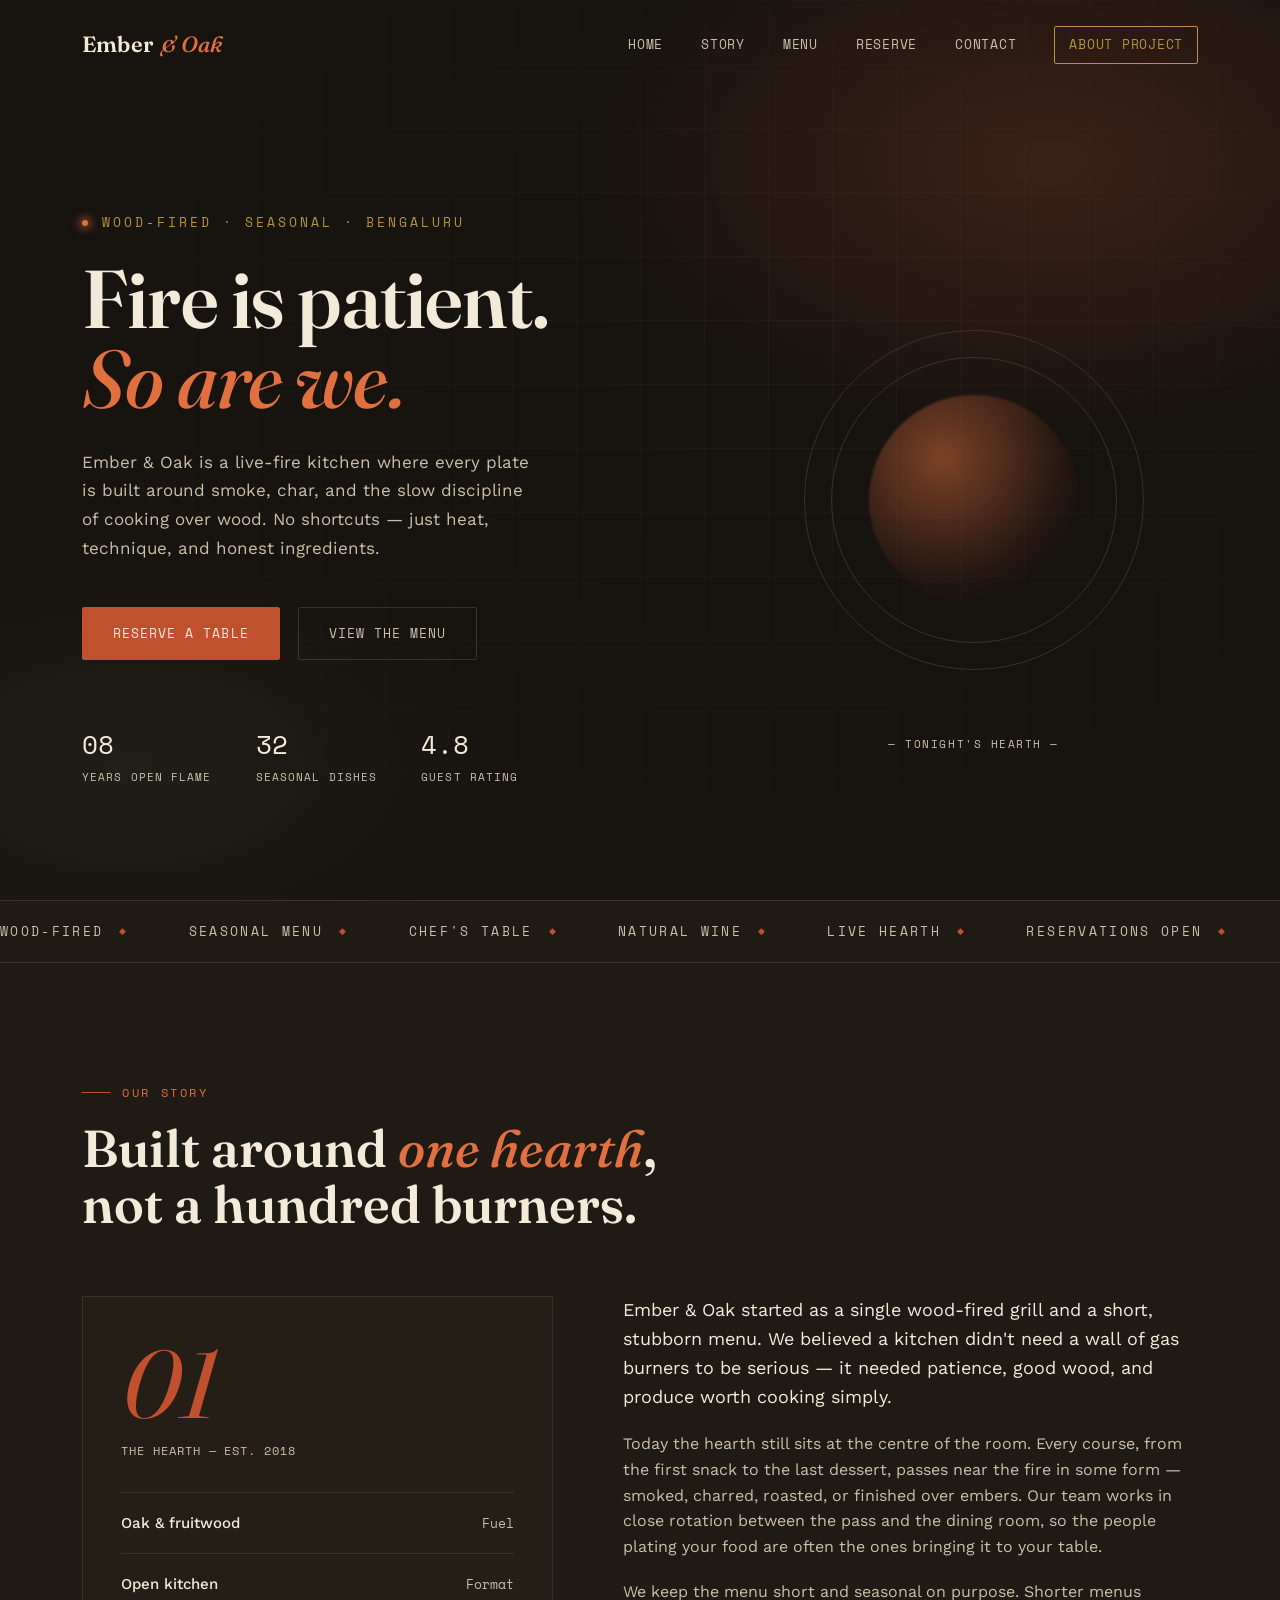
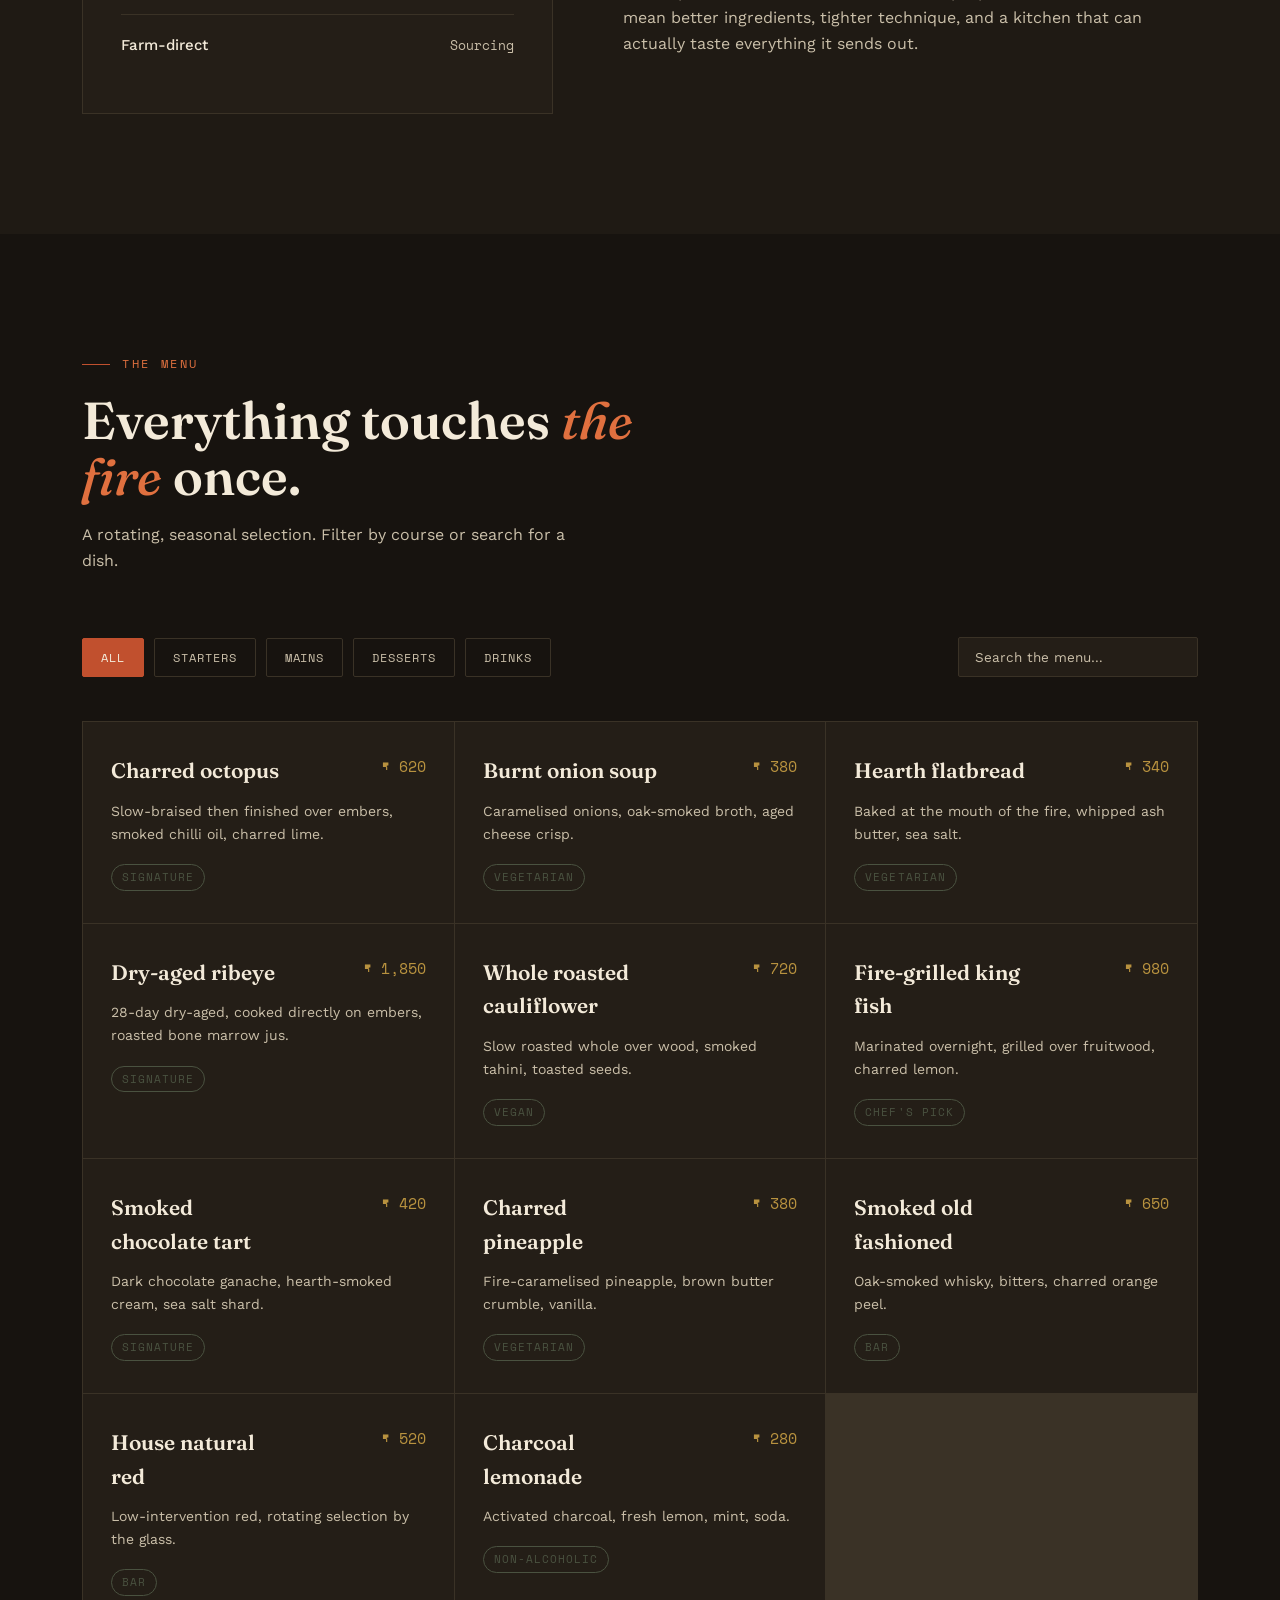
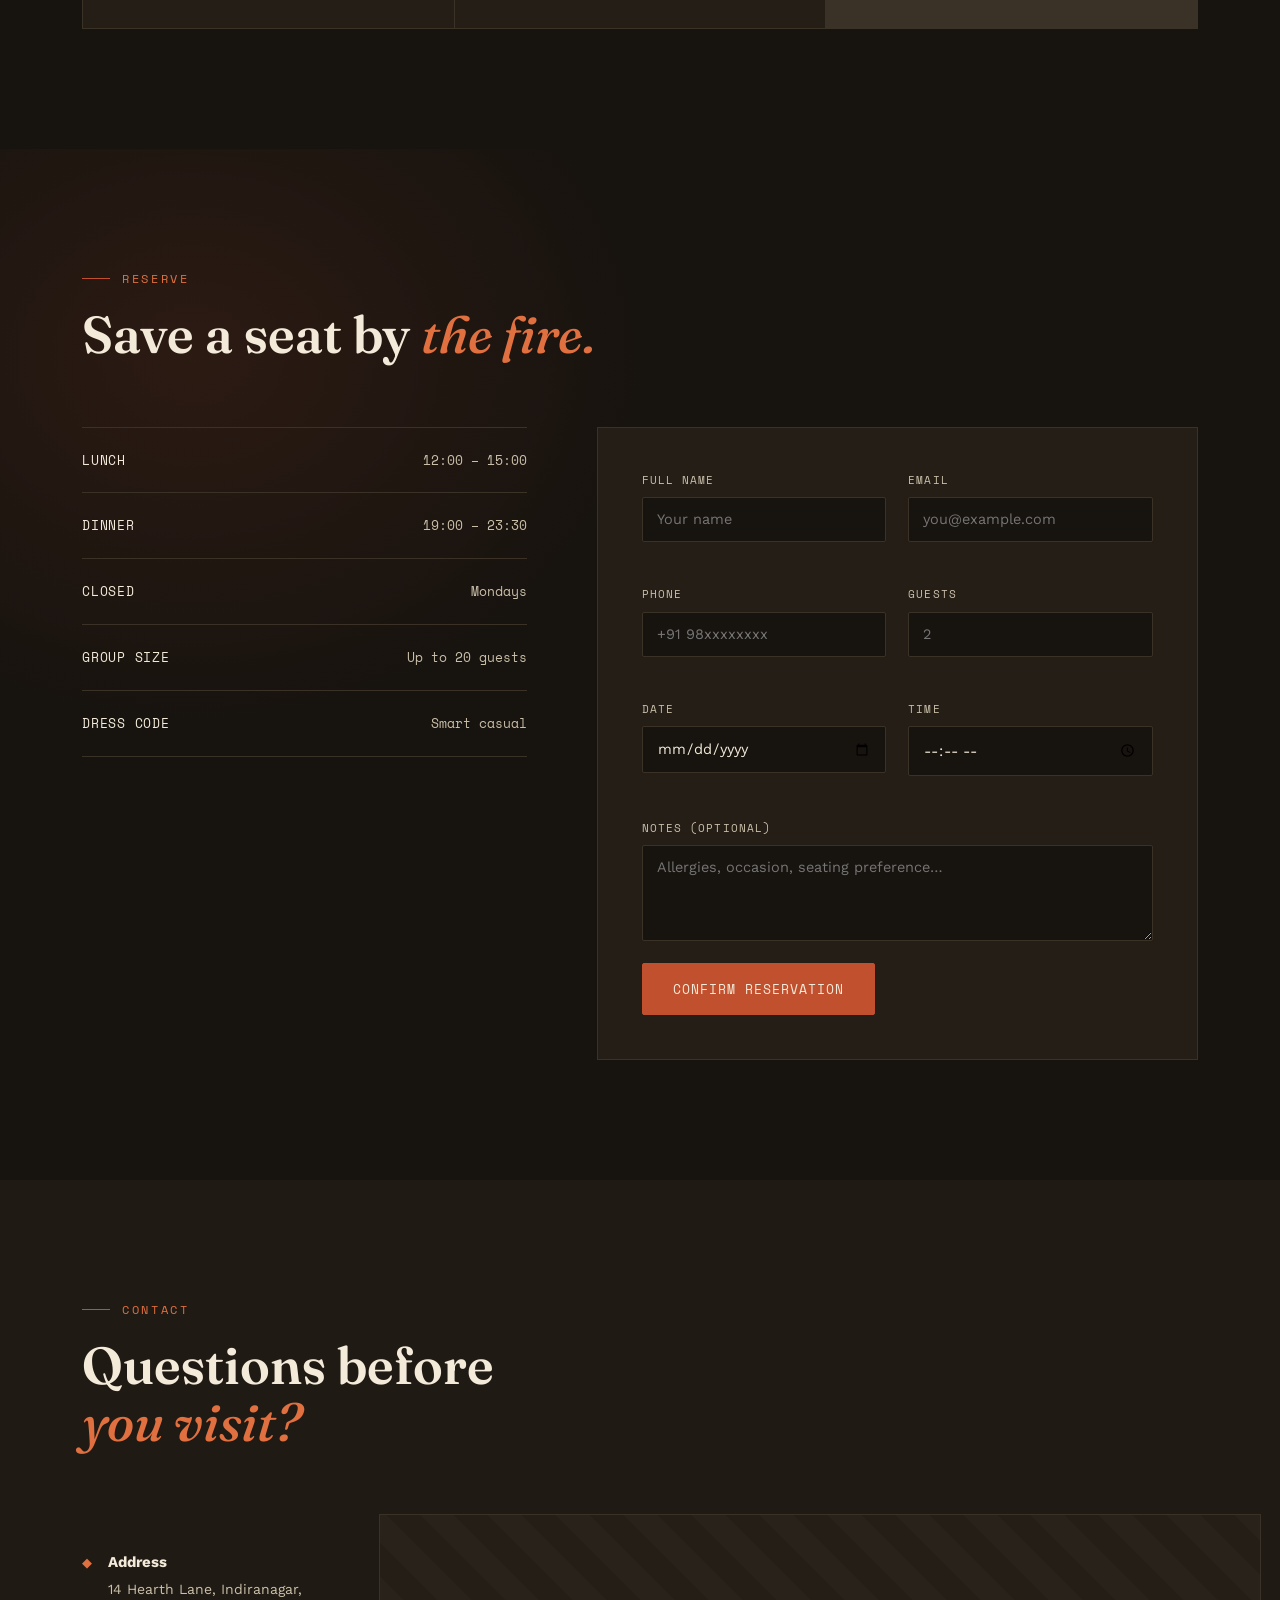
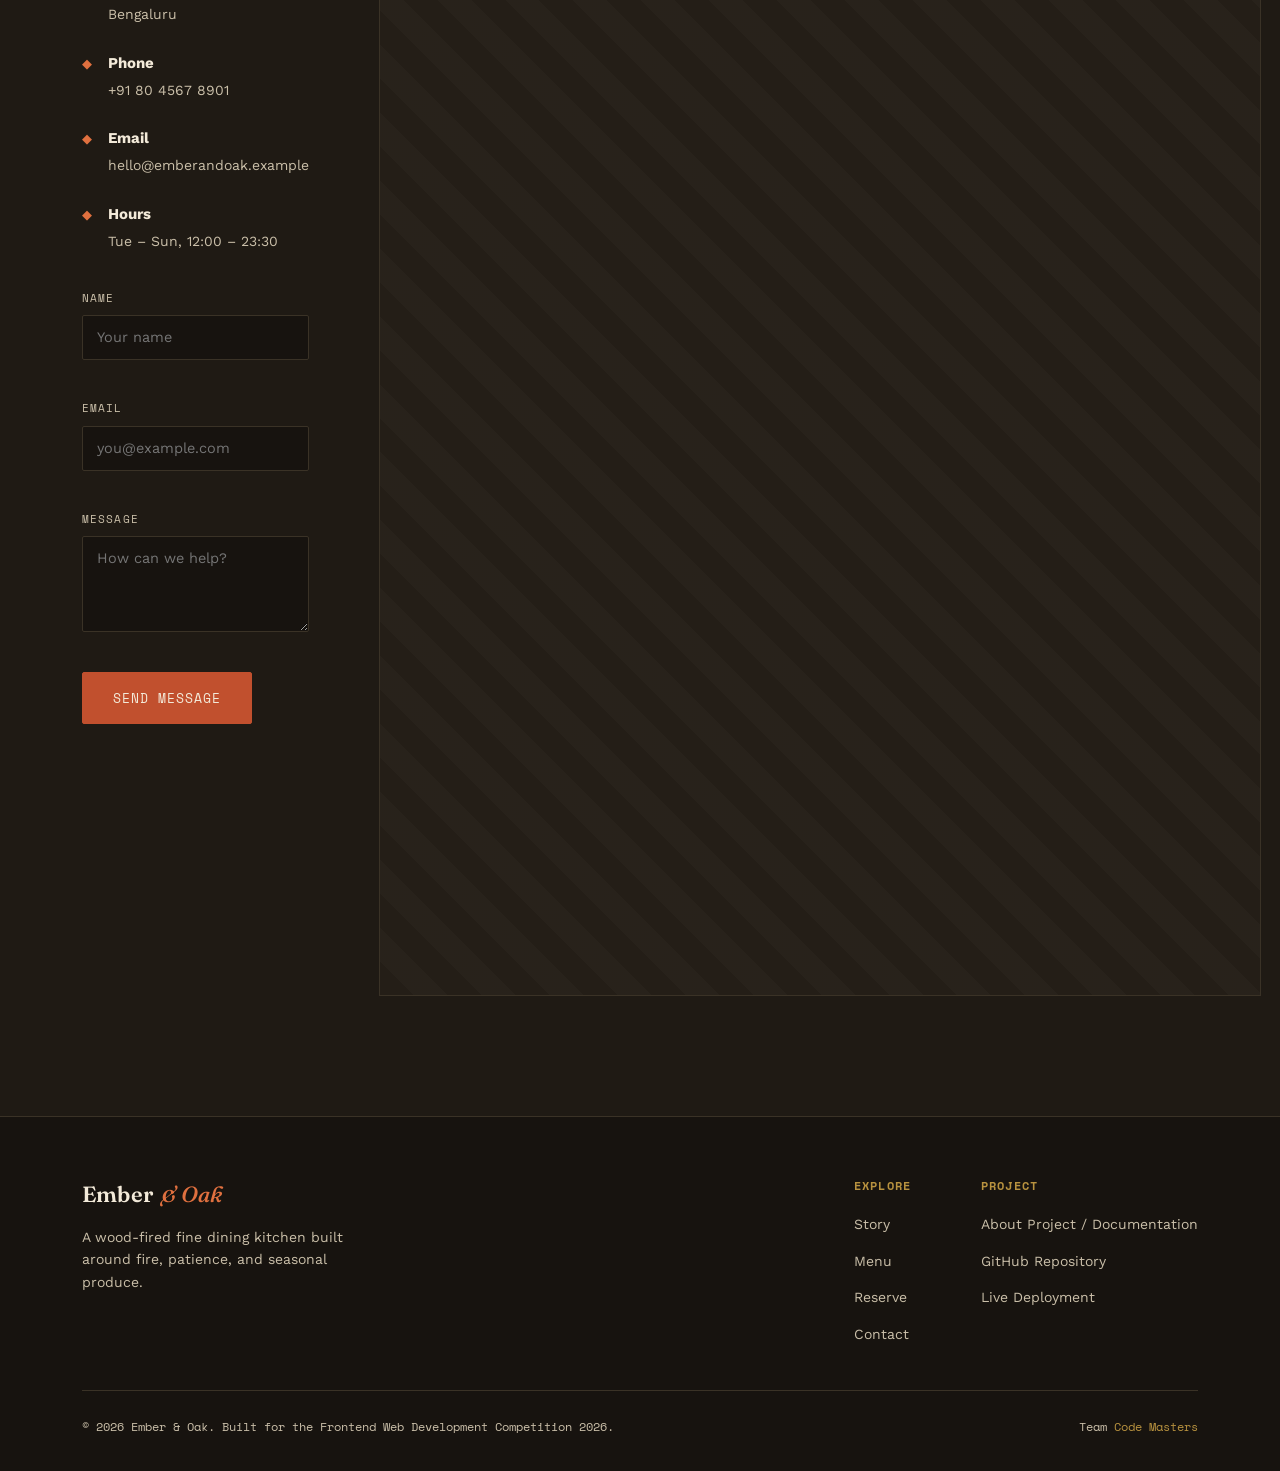
<file: index.html>
<!DOCTYPE html>
<html lang="en">
<head>
<meta charset="UTF-8">
<meta name="viewport" content="width=device-width, initial-scale=1.0">
<title>Ember & Oak — Wood-Fired Fine Dining</title>
<meta name="description" content="Ember & Oak is a wood-fired fine dining restaurant. Explore our menu, reserve a table, and discover a kitchen built around fire and patience.">
<link rel="preconnect" href="https://fonts.googleapis.com">
<link rel="stylesheet" href="style.css">
<link rel="stylesheet" href="responsive.css">
<link rel="icon" href="data:,">
</head>
<body>
 
<!-- ===== Navigation ===== -->
<nav class="nav">
  <div class="container">
    <a href="index.html" class="brand">Ember <span>&amp; Oak</span></a>
    <div class="nav-links">
      <a href="#home">Home</a>
      <a href="#about">Story</a>
      <a href="#menu">Menu</a>
      <a href="#reserve">Reserve</a>
      <a href="#contact">Contact</a>
      <a href="about-project.html" class="doc-link">About Project</a>
    </div>
    <button class="nav-toggle" aria-label="Toggle navigation menu">
      <span></span><span></span><span></span>
    </button>
  </div>
</nav>
<div class="nav-overlay"></div>
 
<!-- ===== Hero ===== -->
<header class="hero" id="home">
  <div class="container hero-grid">
    <div>
      <div class="hero-kicker"><span class="dot"></span> Wood-Fired · Seasonal · Bengaluru</div>
      <h1>Fire is patient.<br><em>So are we.</em></h1>
      <p class="hero-sub">Ember &amp; Oak is a live-fire kitchen where every plate is built around smoke, char, and the slow discipline of cooking over wood. No shortcuts — just heat, technique, and honest ingredients.</p>
      <div class="hero-cta">
        <a href="#reserve" class="btn btn-solid">Reserve a table</a>
        <a href="#menu" class="btn btn-ghost">View the menu</a>
      </div>
      <div class="hero-meta">
        <div><span class="num">08</span><span class="lab">Years open flame</span></div>
        <div><span class="num">32</span><span class="lab">Seasonal dishes</span></div>
        <div><span class="num">4.8</span><span class="lab">Guest rating</span></div>
      </div>
    </div>
    <div class="hero-visual" aria-hidden="true">
      <div class="plate"><div class="plate-core"></div></div>
      <span class="tag">— tonight's hearth —</span>
    </div>
  </div>
</header>
 
<div class="strip" aria-hidden="true">
  <div class="strip-track">
    <span>Wood-fired</span><span>Seasonal menu</span><span>Chef's table</span><span>Natural wine</span><span>Live hearth</span><span>Reservations open</span>
    <span>Wood-fired</span><span>Seasonal menu</span><span>Chef's table</span><span>Natural wine</span><span>Live hearth</span><span>Reservations open</span>
  </div>
</div>
 
<!-- ===== About / Story ===== -->
<section class="section about" id="about">
  <div class="container">
    <div class="section-head reveal">
      <div>
        <div class="eyebrow">Our story</div>
        <h2 class="section-title">Built around <em>one hearth</em>,<br>not a hundred burners.</h2>
      </div>
    </div>
    <div class="about-grid">
      <div class="about-figure reveal">
        <span class="big-num">01</span>
        <p>The Hearth — est. 2018</p>
        <ul class="value-list">
          <li><strong>Oak &amp; fruitwood</strong><span>Fuel</span></li>
          <li><strong>Open kitchen</strong><span>Format</span></li>
          <li><strong>Farm-direct</strong><span>Sourcing</span></li>
        </ul>
      </div>
      <div class="about-copy reveal">
        <p>Ember &amp; Oak started as a single wood-fired grill and a short, stubborn menu. We believed a kitchen didn't need a wall of gas burners to be serious — it needed patience, good wood, and produce worth cooking simply.</p>
        <p>Today the hearth still sits at the centre of the room. Every course, from the first snack to the last dessert, passes near the fire in some form — smoked, charred, roasted, or finished over embers. Our team works in close rotation between the pass and the dining room, so the people plating your food are often the ones bringing it to your table.</p>
        <p>We keep the menu short and seasonal on purpose. Shorter menus mean better ingredients, tighter technique, and a kitchen that can actually taste everything it sends out.</p>
      </div>
    </div>
  </div>
</section>
 
<!-- ===== Menu ===== -->
<section class="section" id="menu">
  <div class="container">
    <div class="section-head reveal">
      <div>
        <div class="eyebrow">The menu</div>
        <h2 class="section-title">Everything touches <em>the fire</em> once.</h2>
        <p class="section-lede">A rotating, seasonal selection. Filter by course or search for a dish.</p>
      </div>
    </div>
 
    <div class="menu-controls reveal">
      <div class="menu-filters">
        <button class="filter-btn active" data-filter="all">All</button>
        <button class="filter-btn" data-filter="starters">Starters</button>
        <button class="filter-btn" data-filter="mains">Mains</button>
        <button class="filter-btn" data-filter="desserts">Desserts</button>
        <button class="filter-btn" data-filter="drinks">Drinks</button>
      </div>
      <div class="menu-search">
        <input type="text" id="menuSearch" placeholder="Search the menu…" aria-label="Search the menu">
      </div>
    </div>
 
    <div class="menu-grid reveal">
 
      <article class="menu-item" data-category="starters" data-name="Charred octopus, smoked chilli">
        <div class="menu-item-top">
          <h3>Charred octopus</h3>
          <span class="menu-price">₹ 620</span>
        </div>
        <p>Slow-braised then finished over embers, smoked chilli oil, charred lime.</p>
        <span class="menu-tag">Signature</span>
      </article>
 
      <article class="menu-item" data-category="starters" data-name="Burnt onion soup, oak smoke">
        <div class="menu-item-top">
          <h3>Burnt onion soup</h3>
          <span class="menu-price">₹ 380</span>
        </div>
        <p>Caramelised onions, oak-smoked broth, aged cheese crisp.</p>
        <span class="menu-tag">Vegetarian</span>
      </article>
 
      <article class="menu-item" data-category="starters" data-name="Hearth flatbread, whipped ash butter">
        <div class="menu-item-top">
          <h3>Hearth flatbread</h3>
          <span class="menu-price">₹ 340</span>
        </div>
        <p>Baked at the mouth of the fire, whipped ash butter, sea salt.</p>
        <span class="menu-tag">Vegetarian</span>
      </article>
 
      <article class="menu-item" data-category="mains" data-name="Dry-aged ribeye, embered potatoes">
        <div class="menu-item-top">
          <h3>Dry-aged ribeye</h3>
          <span class="menu-price">₹ 1,850</span>
        </div>
        <p>28-day dry-aged, cooked directly on embers, roasted bone marrow jus.</p>
        <span class="menu-tag">Signature</span>
      </article>
 
      <article class="menu-item" data-category="mains" data-name="Whole roasted cauliflower, smoked tahini">
        <div class="menu-item-top">
          <h3>Whole roasted cauliflower</h3>
          <span class="menu-price">₹ 720</span>
        </div>
        <p>Slow roasted whole over wood, smoked tahini, toasted seeds.</p>
        <span class="menu-tag">Vegan</span>
      </article>
 
      <article class="menu-item" data-category="mains" data-name="Fire-grilled king fish, char lemon">
        <div class="menu-item-top">
          <h3>Fire-grilled king fish</h3>
          <span class="menu-price">₹ 980</span>
        </div>
        <p>Marinated overnight, grilled over fruitwood, charred lemon.</p>
        <span class="menu-tag">Chef's pick</span>
      </article>
 
      <article class="menu-item" data-category="desserts" data-name="Smoked chocolate tart">
        <div class="menu-item-top">
          <h3>Smoked chocolate tart</h3>
          <span class="menu-price">₹ 420</span>
        </div>
        <p>Dark chocolate ganache, hearth-smoked cream, sea salt shard.</p>
        <span class="menu-tag">Signature</span>
      </article>
 
      <article class="menu-item" data-category="desserts" data-name="Charred pineapple, brown butter">
        <div class="menu-item-top">
          <h3>Charred pineapple</h3>
          <span class="menu-price">₹ 380</span>
        </div>
        <p>Fire-caramelised pineapple, brown butter crumble, vanilla.</p>
        <span class="menu-tag">Vegetarian</span>
      </article>
 
      <article class="menu-item" data-category="drinks" data-name="Smoked old fashioned cocktail">
        <div class="menu-item-top">
          <h3>Smoked old fashioned</h3>
          <span class="menu-price">₹ 650</span>
        </div>
        <p>Oak-smoked whisky, bitters, charred orange peel.</p>
        <span class="menu-tag">Bar</span>
      </article>
 
      <article class="menu-item" data-category="drinks" data-name="House natural wine, red">
        <div class="menu-item-top">
          <h3>House natural red</h3>
          <span class="menu-price">₹ 520</span>
        </div>
        <p>Low-intervention red, rotating selection by the glass.</p>
        <span class="menu-tag">Bar</span>
      </article>
 
      <article class="menu-item" data-category="drinks" data-name="Charcoal lemonade, mint">
        <div class="menu-item-top">
          <h3>Charcoal lemonade</h3>
          <span class="menu-price">₹ 280</span>
        </div>
        <p>Activated charcoal, fresh lemon, mint, soda.</p>
        <span class="menu-tag">Non-alcoholic</span>
      </article>
 
      <div class="menu-empty">No dishes match your search — try another term.</div>
    </div>
  </div>
</section>
 
<!-- ===== Reservation ===== -->
<section class="section reserve" id="reserve">
  <div class="container">
    <div class="section-head reveal">
      <div>
        <div class="eyebrow">Reserve</div>
        <h2 class="section-title">Save a seat by <em>the fire.</em></h2>
      </div>
    </div>
    <div class="reserve-wrap">
      <div class="reserve-info reveal">
        <div class="info-row"><span>Lunch</span><span>12:00 – 15:00</span></div>
        <div class="info-row"><span>Dinner</span><span>19:00 – 23:30</span></div>
        <div class="info-row"><span>Closed</span><span>Mondays</span></div>
        <div class="info-row"><span>Group size</span><span>Up to 20 guests</span></div>
        <div class="info-row"><span>Dress code</span><span>Smart casual</span></div>
      </div>
      <form class="form-card reveal" id="reserveForm" novalidate>
        <div class="form-row">
          <div class="field">
            <label for="r-name">Full name</label>
            <input type="text" id="r-name" name="name" placeholder="Your name" required>
            <span class="field-msg"></span>
          </div>
          <div class="field">
            <label for="r-email">Email</label>
            <input type="email" id="r-email" name="email" placeholder="you@example.com" required>
            <span class="field-msg"></span>
          </div>
        </div>
        <div class="form-row">
          <div class="field">
            <label for="r-phone">Phone</label>
            <input type="tel" id="r-phone" name="phone" placeholder="+91 98xxxxxxxx" required>
            <span class="field-msg"></span>
          </div>
          <div class="field">
            <label for="r-guests">Guests</label>
            <input type="number" id="r-guests" name="guests" min="1" max="20" placeholder="2" required>
            <span class="field-msg"></span>
          </div>
        </div>
        <div class="form-row">
          <div class="field">
            <label for="r-date">Date</label>
            <input type="date" id="r-date" name="date" required>
            <span class="field-msg"></span>
          </div>
          <div class="field">
            <label for="r-time">Time</label>
            <input type="time" id="r-time" name="time" required>
            <span class="field-msg"></span>
          </div>
        </div>
        <div class="form-row">
          <div class="field full">
            <label for="r-notes">Notes (optional)</label>
            <textarea id="r-notes" name="notes" placeholder="Allergies, occasion, seating preference…"></textarea>
          </div>
        </div>
        <div class="form-foot">
          <button type="submit" class="btn btn-solid">Confirm reservation</button>
          <span class="form-status"></span>
        </div>
      </form>
    </div>
  </div>
</section>
 
<!-- ===== Contact ===== -->
<section class="section contact" id="contact">
  <div class="container">
    <div class="section-head reveal">
      <div>
        <div class="eyebrow">Contact</div>
        <h2 class="section-title">Questions before<br><em>you visit?</em></h2>
      </div>
    </div>
    <div class="contact-grid">
      <div class="reveal">
        <ul class="contact-list">
          <li><span class="ic">◆</span><div><strong>Address</strong><span>14 Hearth Lane, Indiranagar, Bengaluru</span></div></li>
          <li><span class="ic">◆</span><div><strong>Phone</strong><span>+91 80 4567 8901</span></div></li>
          <li><span class="ic">◆</span><div><strong>Email</strong><span>hello@emberandoak.example</span></div></li>
          <li><span class="ic">◆</span><div><strong>Hours</strong><span>Tue – Sun, 12:00 – 23:30</span></div></li>
        </ul>
        <form id="contactForm" novalidate style="margin-top:36px; display:grid; gap:18px;">
          <div class="field">
            <label for="c-name">Name</label>
            <input type="text" id="c-name" name="name" placeholder="Your name" required>
            <span class="field-msg"></span>
          </div>
          <div class="field">
            <label for="c-email">Email</label>
            <input type="email" id="c-email" name="email" placeholder="you@example.com" required>
            <span class="field-msg"></span>
          </div>
          <div class="field">
            <label for="c-message">Message</label>
            <textarea id="c-message" name="message" placeholder="How can we help?" required></textarea>
            <span class="field-msg"></span>
          </div>
          <button type="submit" class="btn btn-solid" style="justify-self:flex-start;">Send message</button>
        </form>
      </div>
      <div class="map-box reveal">
        <iframe src="https://www.google.com/maps/embed?pb=!1m18!1m12!1m3!1d15551.923150857225!2d77.62791184056117!3d12.973080557611423!2m3!1f0!2f0!3f0!3m2!1i1024!2i768!4f13.1!3m3!1m2!1s0x3bae16a418770391%3A0xb50f46b826501036!2sIndiranagar%2C%20Bengaluru%2C%20Karnataka!5e0!3m2!1sen!2sin!4v1784265060179!5m2!1sen!2sin" width="800" height="1000" style="border:0;" allowfullscreen="" loading="lazy" referrerpolicy="strict-origin-when-cross-origin"></iframe>
      </div>
    </div>
  </div>
</section>
 
<!-- ===== Footer ===== -->
<footer>
  <div class="container">
    <div class="footer-top">
      <div class="footer-brand">
        <a href="index.html" class="brand">Ember <span>&amp; Oak</span></a>
        <p>A wood-fired fine dining kitchen built around fire, patience, and seasonal produce.</p>
      </div>
      <div class="footer-cols">
        <div class="footer-col">
          <h4>Explore</h4>
          <ul>
            <li><a href="#about">Story</a></li>
            <li><a href="#menu">Menu</a></li>
            <li><a href="#reserve">Reserve</a></li>
            <li><a href="#contact">Contact</a></li>
          </ul>
        </div>
        <div class="footer-col">
          <h4>Project</h4>
          <ul>
            <li><a href="about-project.html">About Project / Documentation</a></li>
            <li><a href="https://github.com/username/project-name" target="_blank" rel="noopener">GitHub Repository</a></li>
            <li><a href="https://project-name.vercel.app" target="_blank" rel="noopener">Live Deployment</a></li>
          </ul>
        </div>
      </div>
    </div>
    <div class="footer-bottom">
      <span>© <span id="year"></span> Ember &amp; Oak. Built for the Frontend Web Development Competition 2026.</span>
      <span>Team <a href="about-project.html">Code Masters</a></span>
    </div>
  </div>
</footer>
 
<button class="to-top" aria-label="Back to top">↑</button>
<div class="toast" id="toast"></div>
 
<script src="script.js"></script>
</body>
</html>
</file>
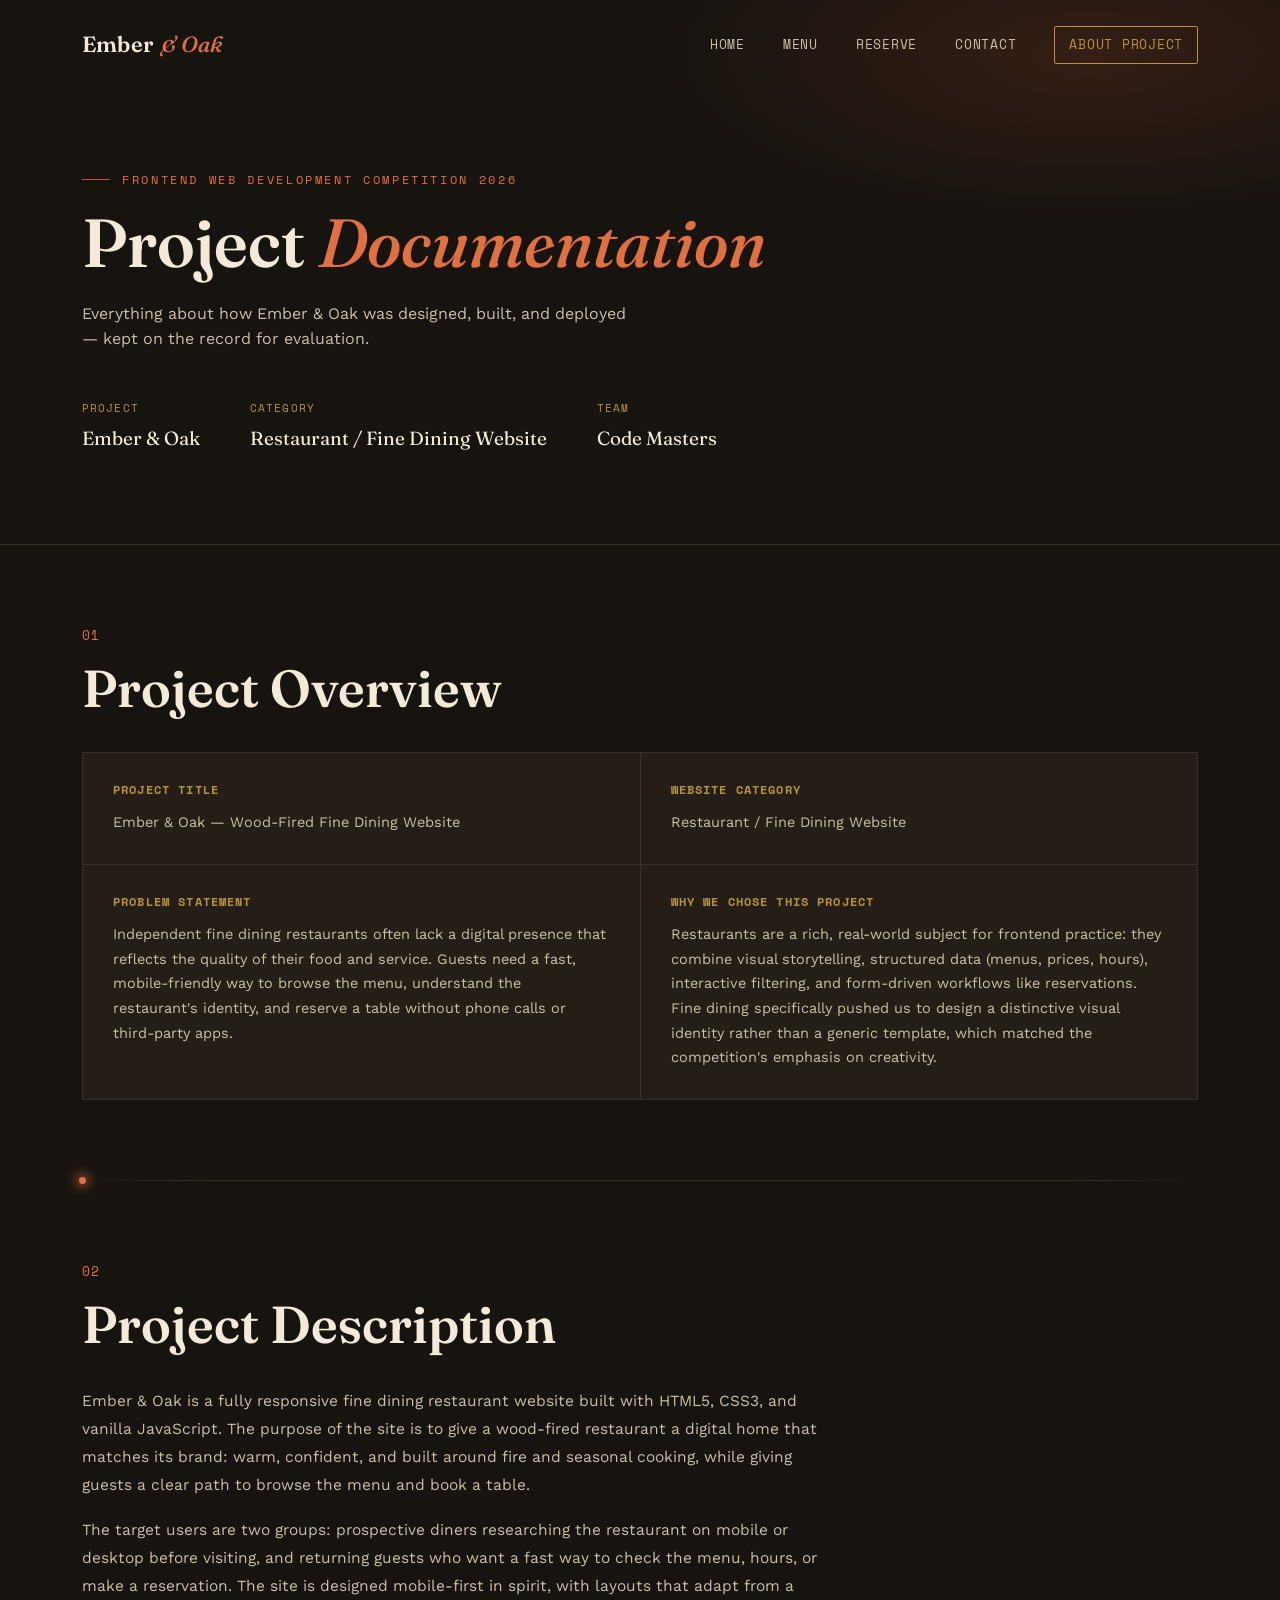
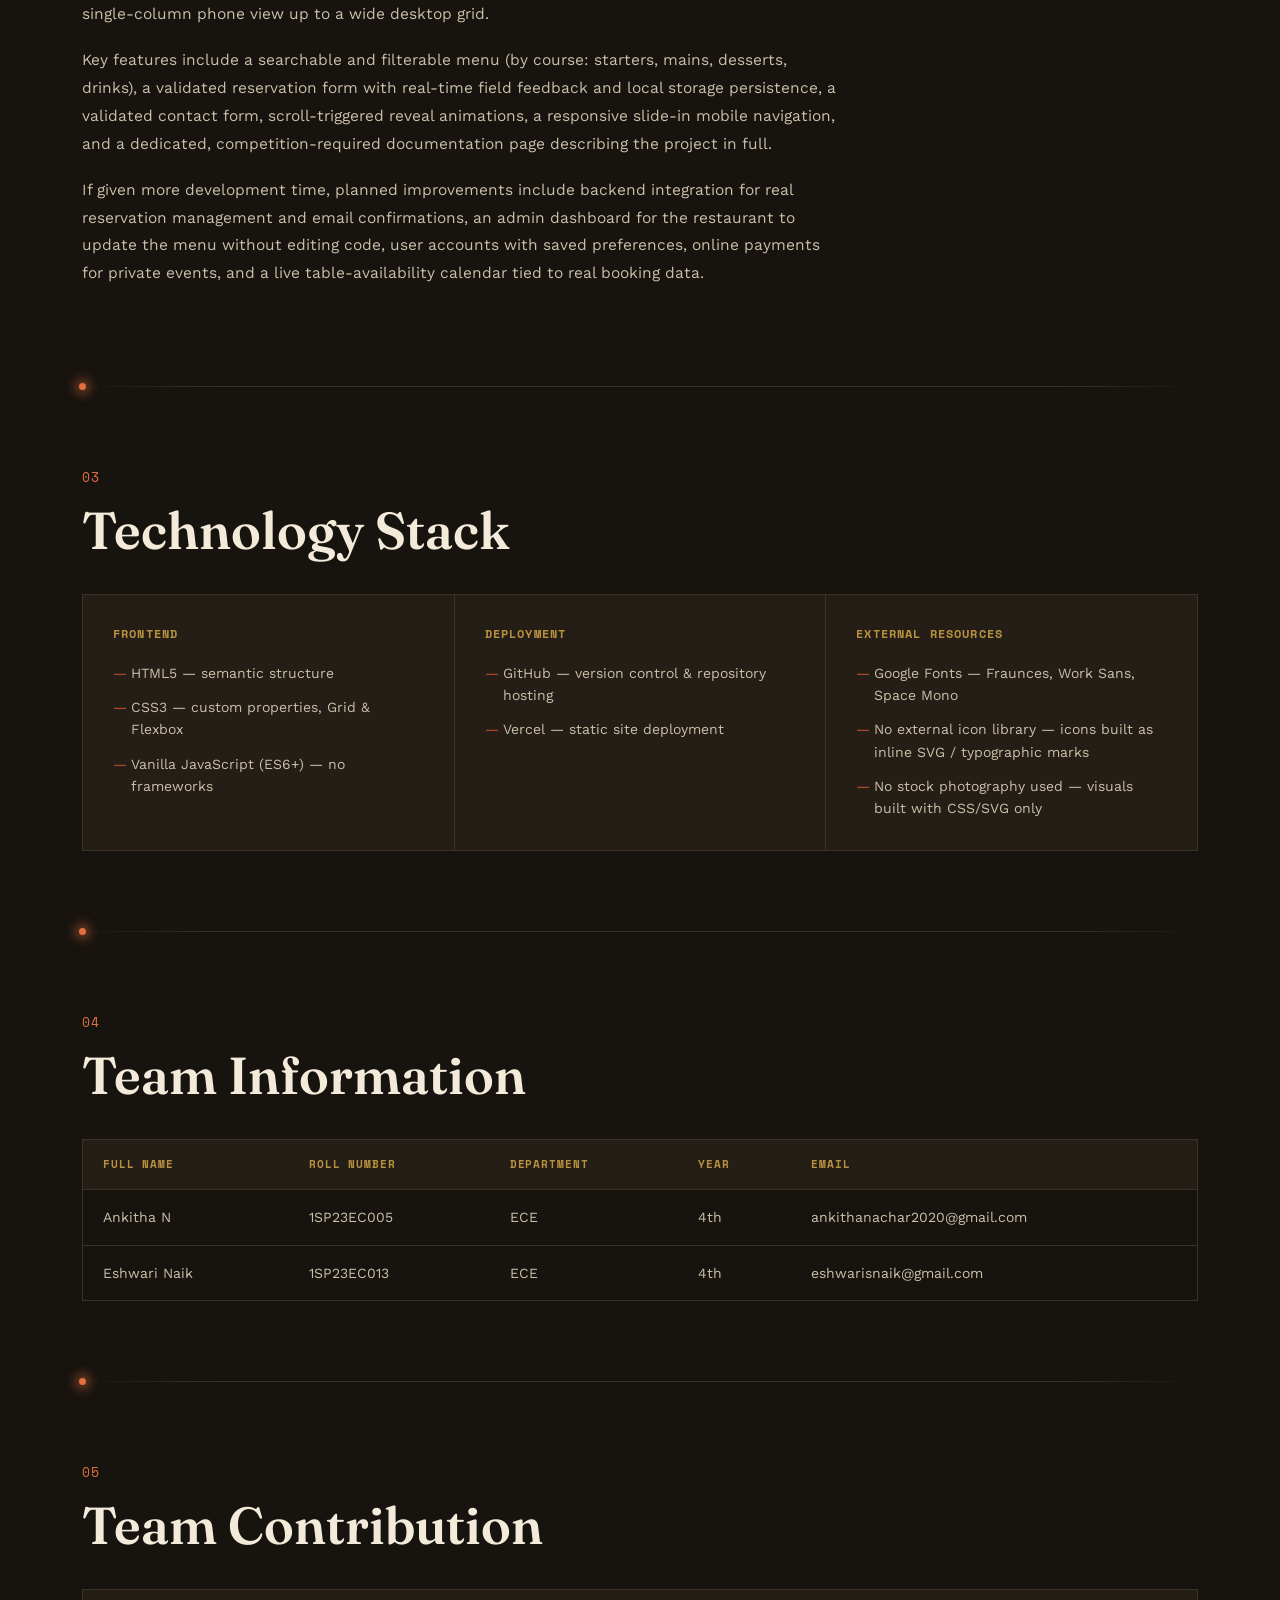
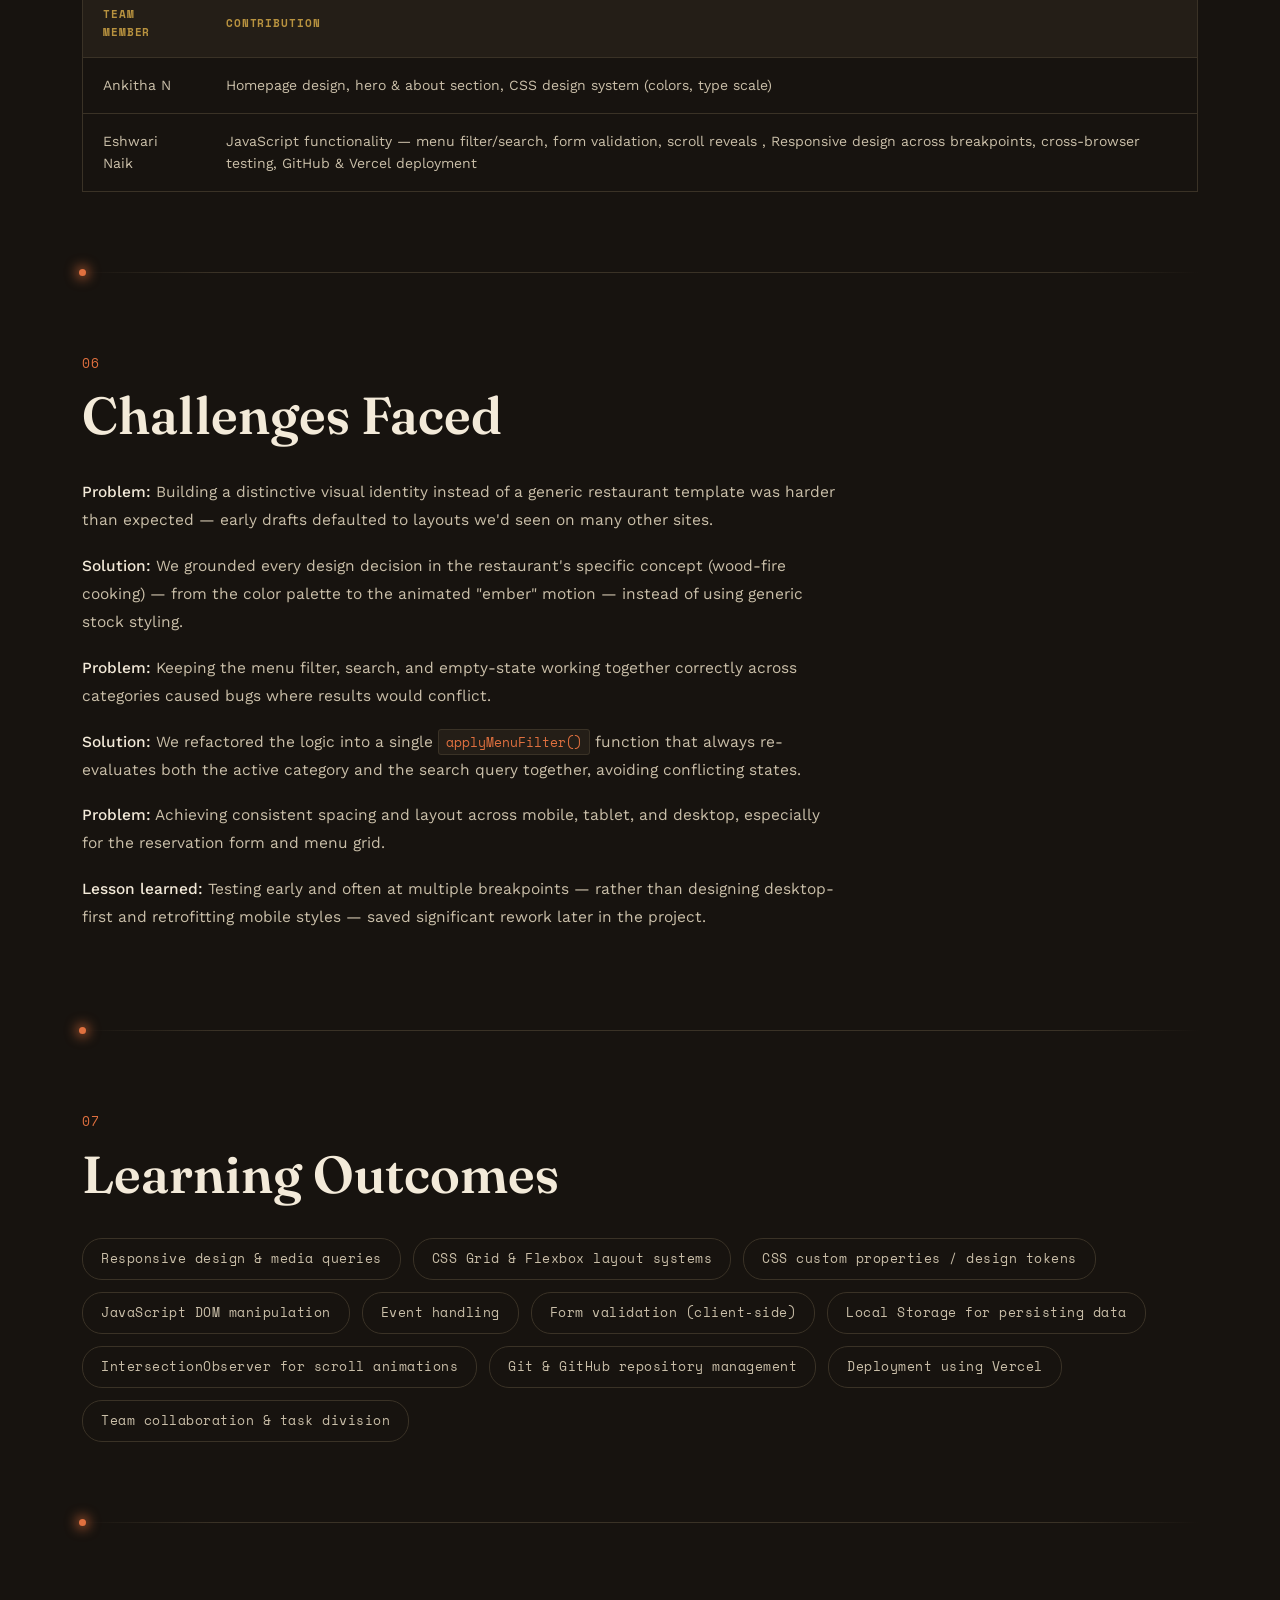
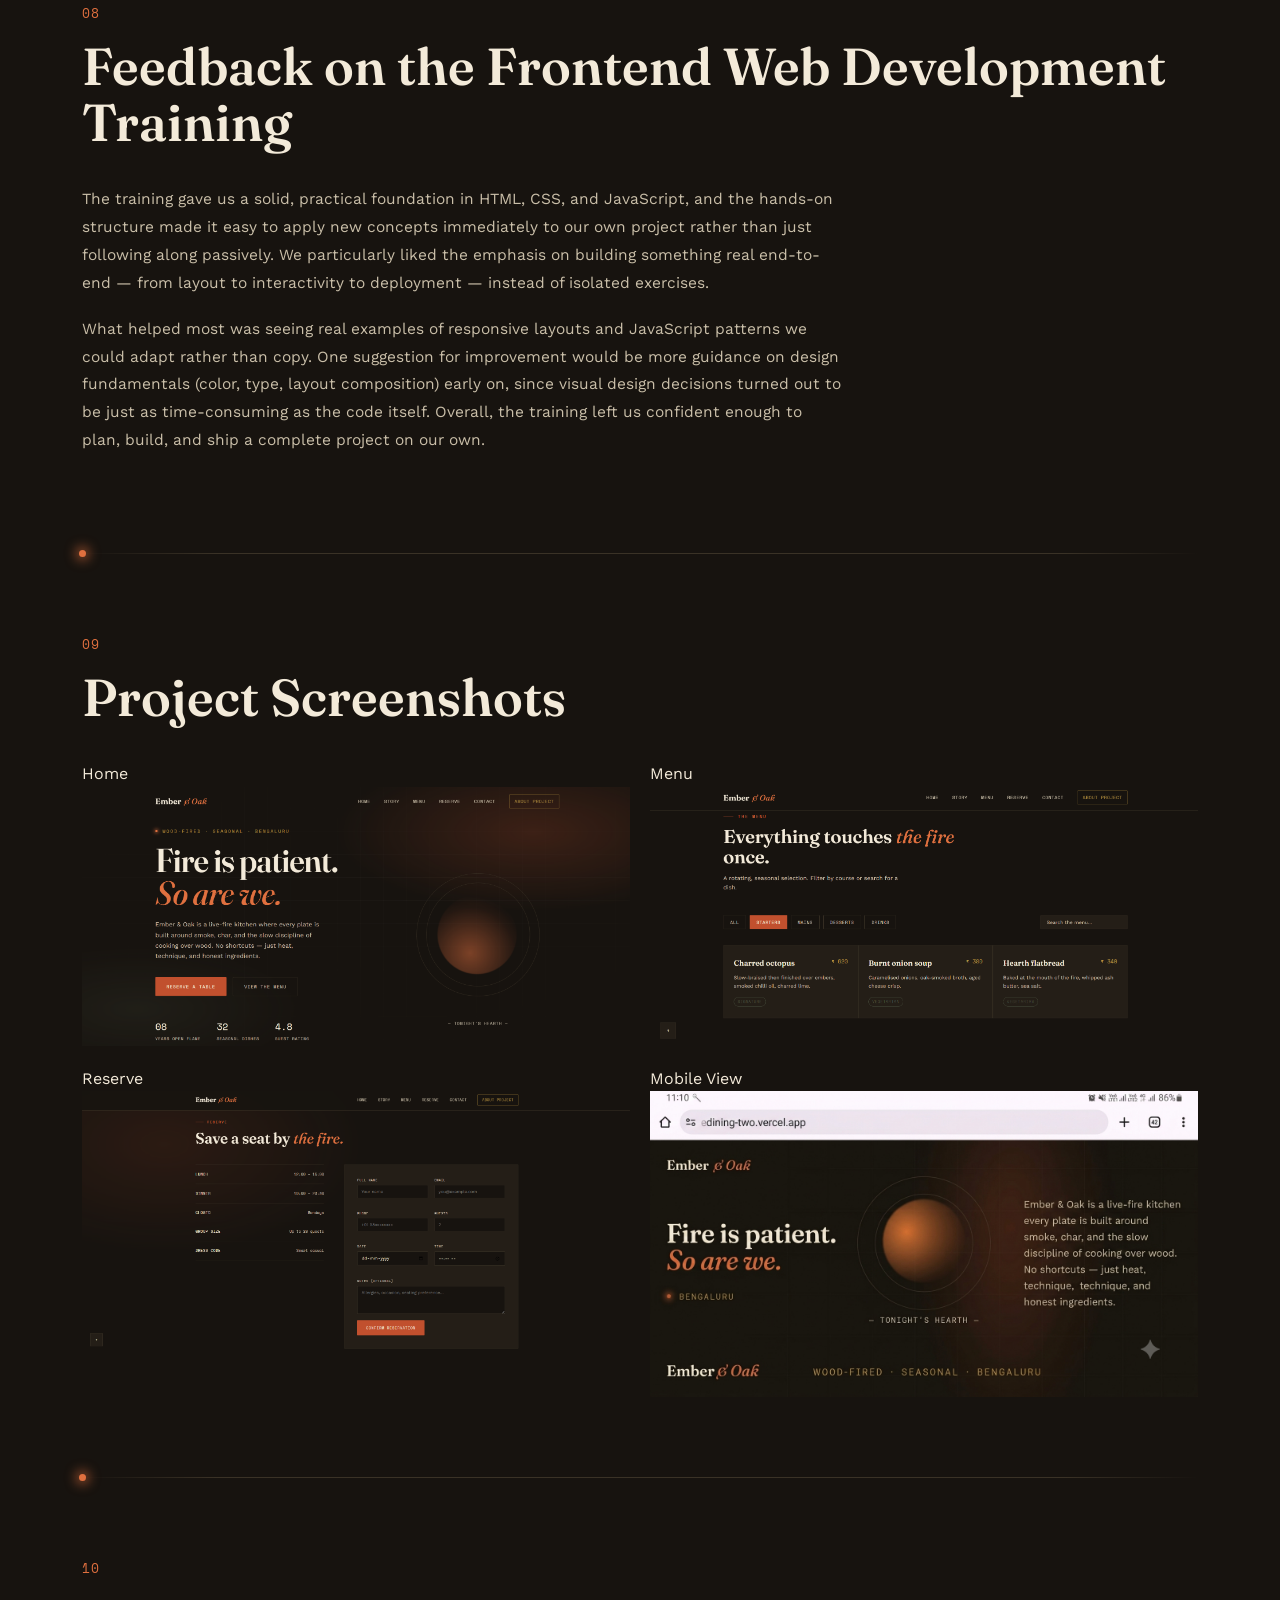
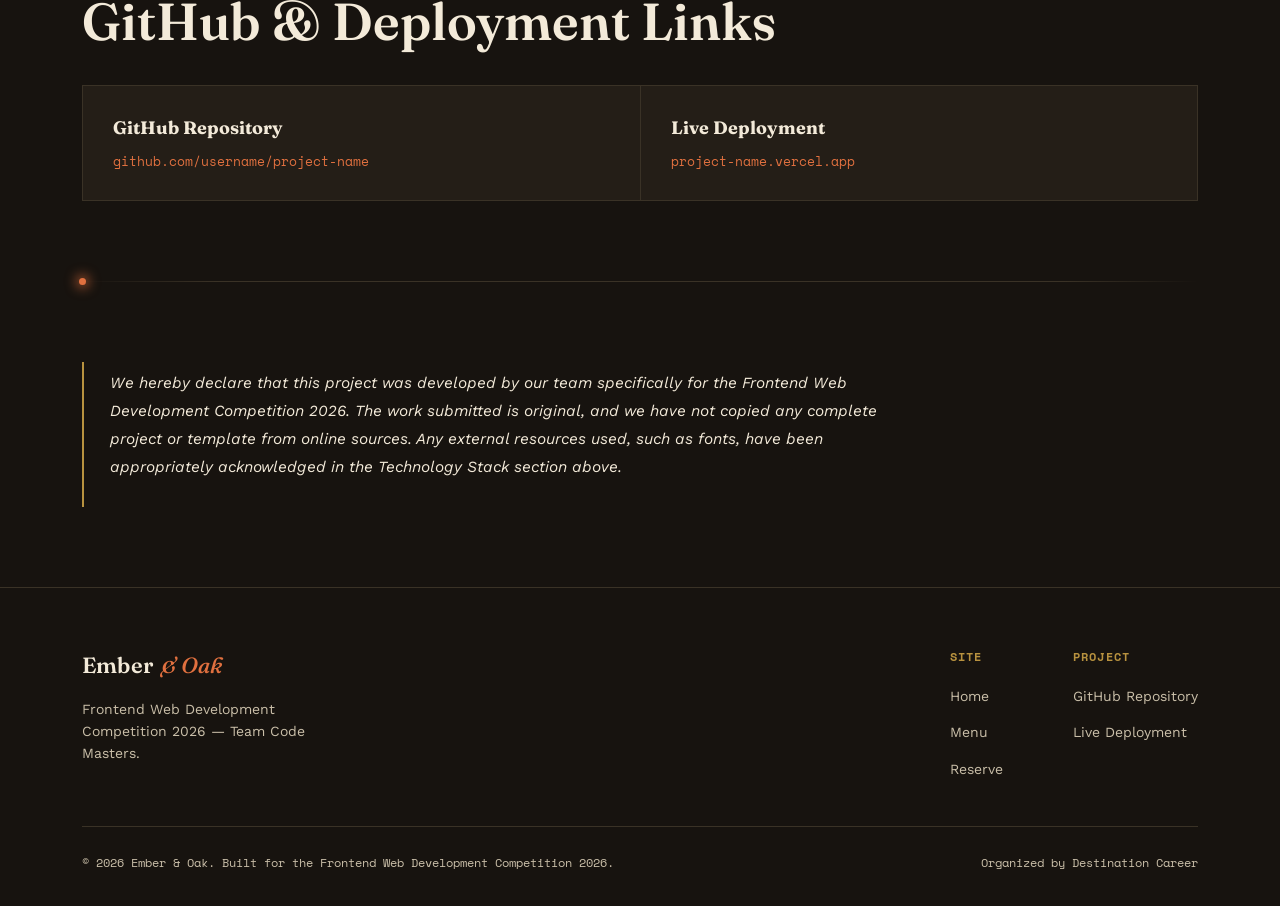
<file: about-project.html>
<!DOCTYPE html>
<html lang="en">
<head>
<meta charset="UTF-8">
<meta name="viewport" content="width=device-width, initial-scale=1.0">
<title>About Project — Ember & Oak Documentation</title>
<meta name="description" content="Project documentation for Ember & Oak, submitted for the Frontend Web Development Competition 2026.">
<link rel="preconnect" href="https://fonts.googleapis.com">
<link rel="stylesheet" href="style.css">
<link rel="stylesheet" href="responsive.css">
<link rel="stylesheet" href="docs.css">
<link rel="icon" href="data:,">
</head>
<body>
 
<!-- ===== Navigation ===== -->
<nav class="nav">
  <div class="container">
    <a href="index.html" class="brand">Ember <span>&amp; Oak</span></a>
    <div class="nav-links">
      <a href="index.html">Home</a>
      <a href="index.html#menu">Menu</a>
      <a href="index.html#reserve">Reserve</a>
      <a href="index.html#contact">Contact</a>
      <a href="about-project.html" class="doc-link">About Project</a>
    </div>
    <button class="nav-toggle" aria-label="Toggle navigation menu">
      <span></span><span></span><span></span>
    </button>
  </div>
</nav>
<div class="nav-overlay"></div>
 
<!-- ===== Doc Hero ===== -->
<header class="doc-hero">
  <div class="container">
    <div class="eyebrow reveal">Frontend Web Development Competition 2026</div>
    <h1 class="doc-title reveal">Project <em>Documentation</em></h1>
    <p class="doc-sub reveal">Everything about how Ember &amp; Oak was designed, built, and deployed — kept on the record for evaluation.</p>
    <div class="doc-meta reveal">
      <div><span class="lab">Project</span><span class="val">Ember &amp; Oak</span></div>
      <div><span class="lab">Category</span><span class="val">Restaurant / Fine Dining Website</span></div>
      <div><span class="lab">Team</span><span class="val">Code Masters</span></div>
    </div>
  </div>
</header>
 
<main>
 
<!-- 1. Project Overview -->
<section class="section doc-section" id="overview">
  <div class="container">
    <div class="doc-num reveal">01</div>
    <h2 class="section-title reveal">Project Overview</h2>
    <div class="doc-grid reveal">
      <div class="doc-card">
        <h4>Project Title</h4>
        <p>Ember &amp; Oak — Wood-Fired Fine Dining Website</p>
      </div>
      <div class="doc-card">
        <h4>Website Category</h4>
        <p>Restaurant / Fine Dining Website</p>
      </div>
      <div class="doc-card">
        <h4>Problem Statement</h4>
        <p>Independent fine dining restaurants often lack a digital presence that reflects the quality of their food and service. Guests need a fast, mobile-friendly way to browse the menu, understand the restaurant's identity, and reserve a table without phone calls or third-party apps.</p>
      </div>
      <div class="doc-card">
        <h4>Why We Chose This Project</h4>
        <p>Restaurants are a rich, real-world subject for frontend practice: they combine visual storytelling, structured data (menus, prices, hours), interactive filtering, and form-driven workflows like reservations. Fine dining specifically pushed us to design a distinctive visual identity rather than a generic template, which matched the competition's emphasis on creativity.</p>
      </div>
    </div>
  </div>
</section>
 
<div class="container"><div class="ember-rule"></div></div>
 
<!-- 2. Project Description -->
<section class="section doc-section" id="description">
  <div class="container">
    <div class="doc-num reveal">02</div>
    <h2 class="section-title reveal">Project Description</h2>
    <div class="doc-prose reveal">
      <p>Ember &amp; Oak is a fully responsive fine dining restaurant website built with HTML5, CSS3, and vanilla JavaScript. The purpose of the site is to give a wood-fired restaurant a digital home that matches its brand: warm, confident, and built around fire and seasonal cooking, while giving guests a clear path to browse the menu and book a table.</p>
      <p>The target users are two groups: prospective diners researching the restaurant on mobile or desktop before visiting, and returning guests who want a fast way to check the menu, hours, or make a reservation. The site is designed mobile-first in spirit, with layouts that adapt from a single-column phone view up to a wide desktop grid.</p>
      <p>Key features include a searchable and filterable menu (by course: starters, mains, desserts, drinks), a validated reservation form with real-time field feedback and local storage persistence, a validated contact form, scroll-triggered reveal animations, a responsive slide-in mobile navigation, and a dedicated, competition-required documentation page describing the project in full.</p>
      <p>If given more development time, planned improvements include backend integration for real reservation management and email confirmations, an admin dashboard for the restaurant to update the menu without editing code, user accounts with saved preferences, online payments for private events, and a live table-availability calendar tied to real booking data.</p>
    </div>
  </div>
</section>
 
<div class="container"><div class="ember-rule"></div></div>
 
<!-- 3. Technology Stack -->
<section class="section doc-section" id="stack">
  <div class="container">
    <div class="doc-num reveal">03</div>
    <h2 class="section-title reveal">Technology Stack</h2>
    <div class="stack-grid reveal">
      <div class="stack-card">
        <h4>Frontend</h4>
        <ul>
          <li>HTML5 — semantic structure</li>
          <li>CSS3 — custom properties, Grid &amp; Flexbox</li>
          <li>Vanilla JavaScript (ES6+) — no frameworks</li>
        </ul>
      </div>
      <div class="stack-card">
        <h4>Deployment</h4>
        <ul>
          <li>GitHub — version control &amp; repository hosting</li>
          <li>Vercel — static site deployment</li>
        </ul>
      </div>
      <div class="stack-card">
        <h4>External Resources</h4>
        <ul>
          <li>Google Fonts — Fraunces, Work Sans, Space Mono</li>
          <li>No external icon library — icons built as inline SVG / typographic marks</li>
          <li>No stock photography used — visuals built with CSS/SVG only</li>
        </ul>
      </div>
    </div>
  </div>
</section>
 
<div class="container"><div class="ember-rule"></div></div>
 
<!-- 4. Team Information -->
<section class="section doc-section" id="team">
  <div class="container">
    <div class="doc-num reveal">04</div>
    <h2 class="section-title reveal">Team Information</h2>
    <div class="table-wrap reveal">
      <table class="doc-table">
        <thead>
          <tr><th>Full Name</th><th>Roll Number</th><th>Department</th><th>Year</th><th>Email </th></tr>
        </thead>
        <tbody>
          <tr><td>Ankitha N</td><td>1SP23EC005</td><td>ECE</td><td>4th</td><td>ankithanachar2020@gmail.com</td></tr>
          <tr><td>Eshwari Naik</td><td>1SP23EC013</td><td>ECE</td><td>4th</td><td>eshwarisnaik@gmail.com</td></tr>
        </tbody>
      </table>
   
</section>
 
<div class="container"><div class="ember-rule"></div></div>
 
<!-- 5. Team Contribution -->
<section class="section doc-section" id="contribution">
  <div class="container">
    <div class="doc-num reveal">05</div>
    <h2 class="section-title reveal">Team Contribution</h2>
    <div class="table-wrap reveal">
      <table class="doc-table">
        <thead>
          <tr><th>Team Member</th><th>Contribution</th></tr>
        </thead>
        <tbody>
          <tr><td>Ankitha N</td><td>Homepage design, hero &amp; about section, CSS design system (colors, type scale)</td></tr>
          <tr><td>Eshwari Naik</td><td>JavaScript functionality — menu filter/search, form validation, scroll reveals , Responsive design across breakpoints, cross-browser testing, GitHub &amp; Vercel deployment</td></tr>
        </tbody>
      </table>
    </div>
  </div>
</section>
 
<div class="container"><div class="ember-rule"></div></div>
 
<!-- 6. Challenges Faced -->
<section class="section doc-section" id="challenges">
  <div class="container">
    <div class="doc-num reveal">06</div>
    <h2 class="section-title reveal">Challenges Faced</h2>
    <div class="doc-prose reveal">
      <p><strong>Problem:</strong> Building a distinctive visual identity instead of a generic restaurant template was harder than expected — early drafts defaulted to layouts we'd seen on many other sites.</p>
      <p><strong>Solution:</strong> We grounded every design decision in the restaurant's specific concept (wood-fire cooking) — from the color palette to the animated "ember" motion — instead of using generic stock styling.</p>
      <p><strong>Problem:</strong> Keeping the menu filter, search, and empty-state working together correctly across categories caused bugs where results would conflict.</p>
      <p><strong>Solution:</strong> We refactored the logic into a single <code>applyMenuFilter()</code> function that always re-evaluates both the active category and the search query together, avoiding conflicting states.</p>
      <p><strong>Problem:</strong> Achieving consistent spacing and layout across mobile, tablet, and desktop, especially for the reservation form and menu grid.</p>
      <p><strong>Lesson learned:</strong> Testing early and often at multiple breakpoints — rather than designing desktop-first and retrofitting mobile styles — saved significant rework later in the project.</p>
    </div>
  </div>
</section>
 
<div class="container"><div class="ember-rule"></div></div>
 
<!-- 7. Learning Outcomes -->
<section class="section doc-section" id="outcomes">
  <div class="container">
    <div class="doc-num reveal">07</div>
    <h2 class="section-title reveal">Learning Outcomes</h2>
    <ul class="chip-list reveal">
      <li>Responsive design &amp; media queries</li>
      <li>CSS Grid &amp; Flexbox layout systems</li>
      <li>CSS custom properties / design tokens</li>
      <li>JavaScript DOM manipulation</li>
      <li>Event handling</li>
      <li>Form validation (client-side)</li>
      <li>Local Storage for persisting data</li>
      <li>IntersectionObserver for scroll animations</li>
      <li>Git &amp; GitHub repository management</li>
      <li>Deployment using Vercel</li>
      <li>Team collaboration &amp; task division</li>
    </ul>
  </div>
</section>
 
<div class="container"><div class="ember-rule"></div></div>
 
<!-- 8. Feedback -->
<section class="section doc-section" id="feedback">
  <div class="container">
    <div class="doc-num reveal">08</div>
    <h2 class="section-title reveal">Feedback on the Frontend Web Development Training</h2>
    <div class="doc-prose reveal">
      <p>The training gave us a solid, practical foundation in HTML, CSS, and JavaScript, and the hands-on structure made it easy to apply new concepts immediately to our own project rather than just following along passively. We particularly liked the emphasis on building something real end-to-end — from layout to interactivity to deployment — instead of isolated exercises.</p>
      <p>What helped most was seeing real examples of responsive layouts and JavaScript patterns we could adapt rather than copy. One suggestion for improvement would be more guidance on design fundamentals (color, type, layout composition) early on, since visual design decisions turned out to be just as time-consuming as the code itself. Overall, the training left us confident enough to plan, build, and ship a complete project on our own.</p>
    </div>
  </div>
</section>
 
<div class="container"><div class="ember-rule"></div></div>
 
<!-- 9. Screenshots -->
<section class="section doc-section" id="screenshots">
  <div class="container">
    <div class="doc-num reveal">09</div>
    <h2 class="section-title reveal">Project Screenshots</h2>
    <div class="shot-grid reveal">
      <div><span>Home </span><img src="home.png" alt="profile Image"></div>
      <div><span>Menu </span><img src="menu.png" alt="profile Image"></div>
      <div><span>Reserve </span><img src="reservation.png" alt="profile Image"></div>
    <div><span>Mobile View </span><img src="mobile.png" alt="profile Image"></div>
</div>
</section>
 
<div class="container"><div class="ember-rule"></div></div>
 
<!-- 10. Links -->
<section class="section doc-section" id="links">
  <div class="container">
    <div class="doc-num reveal">10</div>
    <h2 class="section-title reveal">GitHub &amp; Deployment Links</h2>
    <div class="link-grid reveal">
      <a href="https://github.com/username/project-name" target="_blank" rel="noopener" class="link-card">
        <h4>GitHub Repository</h4>
        <p>github.com/username/project-name</p>
      </a>
      <a href="https://project-name.vercel.app" target="_blank" rel="noopener" class="link-card">
        <h4>Live Deployment</h4>
        <p>project-name.vercel.app</p>
      </a>
</section>
 
<div class="container"><div class="ember-rule"></div></div>
 
<!-- Declaration -->
<section class="section doc-section" id="declaration">
  <div class="container">
    <div class="doc-prose reveal declaration-box">
      <p>We hereby declare that this project was developed by our team specifically for the Frontend Web Development Competition 2026. The work submitted is original, and we have not copied any complete project or template from online sources. Any external resources used, such as fonts, have been appropriately acknowledged in the Technology Stack section above.</p>
    </div>
  </div>
</section>
 
</main>
 
<!-- ===== Footer ===== -->
<footer>
  <div class="container">
    <div class="footer-top">
      <div class="footer-brand">
        <a href="index.html" class="brand">Ember <span>&amp; Oak</span></a>
        <p>Frontend Web Development Competition 2026 — Team Code Masters.</p>
      </div>
      <div class="footer-cols">
        <div class="footer-col">
          <h4>Site</h4>
          <ul>
            <li><a href="index.html">Home</a></li>
            <li><a href="index.html#menu">Menu</a></li>
            <li><a href="index.html#reserve">Reserve</a></li>
          </ul>
        </div>
        <div class="footer-col">
          <h4>Project</h4>
          <ul>
            <li><a href="https://github.com/eshwarisnaik-collab/finedining" target="_blank" rel="noopener">GitHub Repository</a></li>
            <li><a href="https://finedining-two.vercel.app/" target="_blank" rel="noopener">Live Deployment</a></li>
          </ul>
        </div>
      </div>
    </div>
    <div class="footer-bottom">
      <span>© <span id="year"></span> Ember &amp; Oak. Built for the Frontend Web Development Competition 2026.</span>
      <span>Organized by Destination Career</span>
    </div>
  </div>
</footer>
 
<button class="to-top" aria-label="Back to top">↑</button>
 
<script src="script.js"></script>
</body>
</html>
</file>
<file: style.css>
@import url('https://fonts.googleapis.com/css2?family=Fraunces:ital,opsz,wght@0,9..144,300;0,9..144,500;0,9..144,600;0,9..144,700;1,9..144,500&family=Work+Sans:wght@300;400;500;600&family=Space+Mono:wght@400;700&display=swap');
 
/* ===== Design tokens ===== */
:root{
  --bg:           #17130f;
  --bg-alt:       #1f1a14;
  --bg-card:      #241e17;
  --line:         #3a3226;
  --cream:        #f3ead9;
  --cream-dim:    #cabfa9;
  --ember:        #c1502e;
  --ember-bright: #e0703f;
  --gold:         #b8923f;
  --moss:         #4a5240;
 
  --font-display: 'Fraunces', serif;
  --font-body:    'Work Sans', sans-serif;
  --font-mono:    'Space Mono', monospace;
 
  --container: 1180px;
  --radius: 2px;
}
 
*,*::before,*::after{ box-sizing:border-box; margin:0; padding:0; }
 
html{ scroll-behavior:smooth; }
 
body{
  background:var(--bg);
  color:var(--cream);
  font-family:var(--font-body);
  font-weight:400;
  line-height:1.6;
  -webkit-font-smoothing:antialiased;
  overflow-x:hidden;
}
 
a{ color:inherit; text-decoration:none; }
ul{ list-style:none; }
img{ max-width:100%; display:block; }
button{ font-family:inherit; cursor:pointer; border:none; background:none; color:inherit; }
input,textarea,select{ font-family:inherit; }
 
.container{ width:100%; max-width:var(--container); margin:0 auto; padding:0 32px; }
 
::selection{ background:var(--ember); color:var(--cream); }
 
:focus-visible{
  outline:2px solid var(--gold);
  outline-offset:3px;
}
 
/* ===== Utility ===== */
.eyebrow{
  font-family:var(--font-mono);
  font-size:12px;
  letter-spacing:.22em;
  text-transform:uppercase;
  color:var(--ember-bright);
  display:flex;
  align-items:center;
  gap:12px;
  margin-bottom:18px;
}
.eyebrow::before{
  content:'';
  width:28px;
  height:1px;
  background:var(--ember);
}
 
.section-title{
  font-family:var(--font-display);
  font-weight:600;
  font-size:clamp(32px,4.2vw,52px);
  line-height:1.08;
  color:var(--cream);
  max-width:640px;
}
.section-title em{
  font-style:italic;
  color:var(--ember-bright);
  font-weight:500;
}
 
.section-lede{
  max-width:520px;
  color:var(--cream-dim);
  font-size:16px;
  margin-top:18px;
}
 
.section{
  padding:120px 0;
  position:relative;
}
.section-head{
  display:flex;
  justify-content:space-between;
  align-items:flex-end;
  gap:40px;
  margin-bottom:64px;
  flex-wrap:wrap;
}
 
/* burning divider */
.ember-rule{
  height:1px;
  width:100%;
  background:linear-gradient(90deg,transparent,var(--line) 12%,var(--line) 88%,transparent);
  position:relative;
  overflow:visible;
}
.ember-rule::after{
  content:'';
  position:absolute;
  top:-3px; left:-3px;
  width:7px; height:7px;
  border-radius:50%;
  background:var(--ember-bright);
  box-shadow:0 0 12px 3px rgba(224,112,63,.7);
  animation:travel 6s linear infinite;
}
@keyframes travel{
  0%{ left:-3px; opacity:0; }
  8%{ opacity:1; }
  92%{ opacity:1; }
  100%{ left:calc(100% - 4px); opacity:0; }
}
 
.btn{
  display:inline-flex;
  align-items:center;
  gap:10px;
  padding:15px 30px;
  font-family:var(--font-mono);
  font-size:13px;
  letter-spacing:.08em;
  text-transform:uppercase;
  border:1px solid var(--gold);
  color:var(--cream);
  border-radius:var(--radius);
  transition:background .35s ease, color .35s ease, box-shadow .35s ease, transform .2s ease;
  white-space:nowrap;
}
.btn:hover{
  background:var(--ember);
  border-color:var(--ember);
  box-shadow:0 0 24px rgba(193,80,46,.45);
  transform:translateY(-1px);
}
.btn-solid{
  background:var(--ember);
  border-color:var(--ember);
}
.btn-solid:hover{
  background:var(--ember-bright);
  border-color:var(--ember-bright);
}
.btn-ghost{
  border-color:var(--line);
  color:var(--cream-dim);
}
.btn-ghost:hover{
  border-color:var(--cream-dim);
  background:transparent;
  color:var(--cream);
  box-shadow:none;
}
 
/* reveal-on-scroll */
.reveal{
  opacity:0;
  transform:translateY(24px);
  transition:opacity .8s ease, transform .8s ease;
}
.reveal.is-visible{
  opacity:1;
  transform:translateY(0);
}
 
/* ===== Nav ===== */
.nav{
  position:fixed;
  top:0; left:0; right:0;
  z-index:100;
  padding:26px 0;
  transition:background .4s ease, padding .4s ease, border-color .4s ease;
  border-bottom:1px solid transparent;
}
.nav.scrolled{
  background:rgba(23,19,15,.92);
  backdrop-filter:blur(10px);
  padding:16px 0;
  border-bottom:1px solid var(--line);
}
.nav .container{
  display:flex;
  align-items:center;
  justify-content:space-between;
}
.brand{
  font-family:var(--font-display);
  font-size:22px;
  font-weight:600;
  letter-spacing:.01em;
  display:flex;
  align-items:baseline;
  gap:8px;
}
.brand span{
  color:var(--ember-bright);
  font-style:italic;
  font-weight:500;
}
.nav-links{
  display:flex;
  align-items:center;
  gap:38px;
  font-family:var(--font-mono);
  font-size:12.5px;
  letter-spacing:.06em;
  text-transform:uppercase;
}
.nav-links a{
  position:relative;
  color:var(--cream-dim);
  transition:color .3s ease;
  padding:4px 0;
}
.nav-links a::after{
  content:'';
  position:absolute; left:0; bottom:-2px;
  width:0; height:1px;
  background:var(--ember-bright);
  transition:width .3s ease;
}
.nav-links a:hover{ color:var(--cream); }
.nav-links a:hover::after{ width:100%; }
.nav-links a.doc-link{
  color:var(--gold);
  border:1px solid var(--gold);
  padding:8px 14px;
  border-radius:var(--radius);
}
.nav-links a.doc-link::after{ display:none; }
.nav-links a.doc-link:hover{
  background:var(--gold);
  color:var(--bg);
}
.nav-toggle{ display:none; }
 
/* ===== Hero ===== */
.hero{
  min-height:100vh;
  display:flex;
  align-items:center;
  position:relative;
  padding-top:100px;
  background:
    radial-gradient(ellipse 60% 50% at 82% 18%, rgba(193,80,46,.22), transparent 60%),
    radial-gradient(ellipse 50% 40% at 10% 85%, rgba(74,82,64,.18), transparent 60%),
    var(--bg);
  overflow:hidden;
}
.hero::before{
  content:'';
  position:absolute;
  inset:0;
  background-image:
    linear-gradient(rgba(243,234,217,.035) 1px, transparent 1px),
    linear-gradient(90deg, rgba(243,234,217,.035) 1px, transparent 1px);
  background-size:64px 64px;
  mask-image:radial-gradient(ellipse 70% 70% at 60% 40%, black, transparent);
  pointer-events:none;
}
.hero-grid{
  display:grid;
  grid-template-columns:1.15fr .85fr;
  gap:60px;
  align-items:center;
  position:relative;
  z-index:2;
}
.hero-kicker{
  font-family:var(--font-mono);
  font-size:12.5px;
  letter-spacing:.24em;
  text-transform:uppercase;
  color:var(--gold);
  margin-bottom:26px;
  display:flex;
  align-items:center;
  gap:14px;
}
.hero-kicker .dot{
  width:6px; height:6px; border-radius:50%;
  background:var(--ember-bright);
  box-shadow:0 0 10px 2px rgba(224,112,63,.8);
  animation:pulse 2.2s ease-in-out infinite;
}
@keyframes pulse{ 0%,100%{ opacity:1; } 50%{ opacity:.35; } }
 
.hero h1{
  font-family:var(--font-display);
  font-weight:600;
  font-size:clamp(46px, 6.4vw, 92px);
  line-height:.98;
  letter-spacing:-.01em;
  color:var(--cream);
}
.hero h1 em{
  font-style:italic;
  font-weight:500;
  color:var(--ember-bright);
  display:block;
}
.hero-sub{
  margin-top:28px;
  max-width:460px;
  color:var(--cream-dim);
  font-size:17px;
  line-height:1.7;
}
.hero-cta{
  margin-top:44px;
  display:flex;
  gap:18px;
  flex-wrap:wrap;
}
.hero-meta{
  margin-top:64px;
  display:flex;
  gap:44px;
  font-family:var(--font-mono);
}
.hero-meta div span{
  display:block;
}
.hero-meta .num{
  font-size:26px;
  color:var(--cream);
}
.hero-meta .lab{
  font-size:11px;
  letter-spacing:.1em;
  text-transform:uppercase;
  color:var(--cream-dim);
  margin-top:4px;
}
 
/* hero visual: an abstracted flame / plate motif built in CSS+SVG, no external images */
.hero-visual{
  position:relative;
  height:520px;
  display:flex;
  align-items:center;
  justify-content:center;
}
.plate{
  width:340px; height:340px;
  border-radius:50%;
  border:1px solid var(--line);
  position:relative;
  display:flex;
  align-items:center;
  justify-content:center;
  animation:spin 40s linear infinite;
}
.plate::before{
  content:'';
  position:absolute; inset:26px;
  border-radius:50%;
  border:1px solid var(--line);
}
@keyframes spin{ to{ transform:rotate(360deg); } }
.plate-core{
  width:210px; height:210px;
  border-radius:50%;
  background:radial-gradient(circle at 35% 30%, rgba(224,112,63,.5), rgba(193,80,46,.08) 60%, transparent 75%);
  filter:blur(1px);
  animation:flicker 5s ease-in-out infinite;
}
@keyframes flicker{
  0%,100%{ transform:scale(1); opacity:.9; }
  33%{ transform:scale(1.04) translate(2px,-2px); opacity:1; }
  66%{ transform:scale(.98) translate(-2px,1px); opacity:.8; }
}
.hero-visual .tag{
  position:absolute;
  bottom:6px; left:50%;
  transform:translateX(-50%);
  font-family:var(--font-mono);
  font-size:11px;
  letter-spacing:.14em;
  text-transform:uppercase;
  color:var(--cream-dim);
  white-space:nowrap;
}
 
/* ===== Marquee strip ===== */
.strip{
  border-top:1px solid var(--line);
  border-bottom:1px solid var(--line);
  padding:20px 0;
  overflow:hidden;
  background:var(--bg-alt);
}
.strip-track{
  display:flex;
  gap:60px;
  white-space:nowrap;
  animation:marquee 26s linear infinite;
  width:max-content;
}
.strip-track span{
  font-family:var(--font-mono);
  font-size:13px;
  letter-spacing:.18em;
  text-transform:uppercase;
  color:var(--cream-dim);
  display:flex;
  align-items:center;
  gap:16px;
}
.strip-track span::after{ content:'◆'; color:var(--ember); font-size:9px; }
@keyframes marquee{
  from{ transform:translateX(0); }
  to{ transform:translateX(-50%); }
}
 
/* ===== About / story ===== */
.about{
  background:var(--bg-alt);
}
.about-grid{
  display:grid;
  grid-template-columns:.9fr 1.1fr;
  gap:70px;
  align-items:start;
}
.about-figure{
  border:1px solid var(--line);
  padding:38px;
  background:var(--bg-card);
  position:relative;
}
.about-figure .big-num{
  font-family:var(--font-display);
  font-style:italic;
  font-size:96px;
  line-height:1;
  color:var(--ember);
}
.about-figure p{
  margin-top:10px;
  font-family:var(--font-mono);
  font-size:12px;
  letter-spacing:.08em;
  text-transform:uppercase;
  color:var(--cream-dim);
}
.about-copy p{
  color:var(--cream-dim);
  margin-bottom:20px;
  max-width:560px;
}
.about-copy p:first-of-type{ color:var(--cream); font-size:18px; }
.value-list{
  margin-top:32px;
  display:grid;
  gap:0;
}
.value-list li{
  padding:18px 0;
  border-top:1px solid var(--line);
  display:flex;
  justify-content:space-between;
  align-items:center;
  gap:20px;
  font-family:var(--font-mono);
  font-size:13px;
  color:var(--cream-dim);
}
.value-list li strong{
  font-family:var(--font-body);
  font-weight:500;
  color:var(--cream);
  font-size:15px;
}
 
/* ===== Menu ===== */
.menu-controls{
  display:flex;
  justify-content:space-between;
  align-items:center;
  gap:24px;
  flex-wrap:wrap;
  margin-bottom:44px;
}
.menu-filters{
  display:flex;
  gap:10px;
  flex-wrap:wrap;
}
.filter-btn{
  font-family:var(--font-mono);
  font-size:12px;
  letter-spacing:.08em;
  text-transform:uppercase;
  padding:10px 18px;
  border:1px solid var(--line);
  color:var(--cream-dim);
  border-radius:var(--radius);
  transition:all .3s ease;
}
.filter-btn:hover{ color:var(--cream); border-color:var(--cream-dim); }
.filter-btn.active{
  background:var(--ember);
  border-color:var(--ember);
  color:var(--cream);
}
.menu-search{
  position:relative;
  min-width:240px;
}
.menu-search input{
  width:100%;
  background:var(--bg-card);
  border:1px solid var(--line);
  color:var(--cream);
  padding:11px 16px;
  font-size:13.5px;
  border-radius:var(--radius);
  transition:border-color .3s ease;
}
.menu-search input::placeholder{ color:var(--cream-dim); }
.menu-search input:focus{ border-color:var(--gold); outline:none; }
 
.menu-grid{
  display:grid;
  grid-template-columns:repeat(3,1fr);
  gap:1px;
  background:var(--line);
  border:1px solid var(--line);
}
.menu-item{
  background:var(--bg-card);
  padding:32px 28px;
  position:relative;
  transition:background .35s ease, box-shadow .35s ease;
}
.menu-item::before{
  content:'';
  position:absolute; inset:0;
  border:1px solid transparent;
  transition:border-color .35s ease, box-shadow .35s ease;
  pointer-events:none;
}
.menu-item:hover::before{
  border-color:var(--ember);
  box-shadow:inset 0 0 30px rgba(193,80,46,.16);
}
.menu-item:hover{ background:#2a2219; }
.menu-item-top{
  display:flex;
  justify-content:space-between;
  align-items:flex-start;
  gap:14px;
}
.menu-item h3{
  font-family:var(--font-display);
  font-size:21px;
  font-weight:600;
  color:var(--cream);
  max-width:180px;
}
.menu-price{
  font-family:var(--font-mono);
  font-size:15px;
  color:var(--gold);
  white-space:nowrap;
}
.menu-item p{
  margin-top:12px;
  color:var(--cream-dim);
  font-size:14px;
  line-height:1.65;
}
.menu-tag{
  display:inline-block;
  margin-top:18px;
  font-family:var(--font-mono);
  font-size:10.5px;
  letter-spacing:.1em;
  text-transform:uppercase;
  color:var(--moss);
  border:1px solid var(--moss);
  padding:4px 10px;
  border-radius:20px;
}
.menu-empty{
  grid-column:1/-1;
  text-align:center;
  padding:60px 20px;
  color:var(--cream-dim);
  font-family:var(--font-mono);
  font-size:13px;
  background:var(--bg-card);
  display:none;
}
 
/* ===== Reservation ===== */
.reserve{
  background:
    radial-gradient(ellipse 60% 60% at 15% 20%, rgba(193,80,46,.12), transparent 60%),
    var(--bg);
}
.reserve-wrap{
  display:grid;
  grid-template-columns:.85fr 1.15fr;
  gap:70px;
  align-items:start;
}
.reserve-info .info-row{
  padding:22px 0;
  border-top:1px solid var(--line);
  display:flex;
  justify-content:space-between;
  font-family:var(--font-mono);
  font-size:13px;
  color:var(--cream-dim);
}
.reserve-info .info-row:last-child{ border-bottom:1px solid var(--line); }
.reserve-info .info-row span:first-child{ color:var(--cream); text-transform:uppercase; letter-spacing:.06em; }
 
.form-card{
  background:var(--bg-card);
  border:1px solid var(--line);
  padding:44px;
}
.form-row{
  display:grid;
  grid-template-columns:1fr 1fr;
  gap:22px;
  margin-bottom:22px;
}
.field{
  display:flex;
  flex-direction:column;
  gap:8px;
}
.field.full{ grid-column:1/-1; }
.field label{
  font-family:var(--font-mono);
  font-size:11px;
  letter-spacing:.1em;
  text-transform:uppercase;
  color:var(--cream-dim);
}
.field input, .field select, .field textarea{
  background:var(--bg);
  border:1px solid var(--line);
  color:var(--cream);
  padding:13px 14px;
  font-size:14.5px;
  border-radius:var(--radius);
  transition:border-color .3s ease, box-shadow .3s ease;
}
.field input:focus, .field select:focus, .field textarea:focus{
  outline:none;
  border-color:var(--gold);
  box-shadow:0 0 0 3px rgba(184,146,63,.15);
}
.field textarea{ resize:vertical; min-height:96px; }
.field.error input, .field.error select, .field.error textarea{
  border-color:#c1502e;
  box-shadow:0 0 0 3px rgba(193,80,46,.15);
}
.field-msg{
  font-size:11.5px;
  color:var(--ember-bright);
  font-family:var(--font-mono);
  min-height:14px;
}
.form-foot{
  display:flex;
  align-items:center;
  justify-content:space-between;
  gap:20px;
  margin-top:8px;
  flex-wrap:wrap;
}
.form-status{
  font-family:var(--font-mono);
  font-size:12.5px;
  color:var(--moss);
  display:none;
}
.form-status.show{ display:block; }
 
/* ===== Contact / footer ===== */
.contact{
  background:var(--bg-alt);
}
.contact-grid{
  display:grid;
  grid-template-columns:1fr 1fr;
  gap:70px;
}
.contact-list{
  margin-top:36px;
  display:grid;
  gap:24px;
}
.contact-list li{
  display:flex;
  gap:16px;
  align-items:flex-start;
}
.contact-list .ic{
  font-family:var(--font-mono);
  color:var(--ember-bright);
  font-size:13px;
  margin-top:2px;
}
.contact-list strong{ display:block; color:var(--cream); font-size:15px; margin-bottom:2px; }
.contact-list span{ color:var(--cream-dim); font-size:14px; }
 
.map-box{
  border:1px solid var(--line);
  height:100%;
  min-height:340px;
  background:
    repeating-linear-gradient(45deg, transparent, transparent 24px, rgba(243,234,217,.02) 24px, rgba(243,234,217,.02) 48px),
    var(--bg-card);
  display:flex;
  align-items:center;
  justify-content:center;
  text-align:center;
  padding:40px;
}
.map-box p{
  font-family:var(--font-mono);
  font-size:12.5px;
  color:var(--cream-dim);
  letter-spacing:.05em;
  line-height:1.8;
}
 
footer{
  padding:60px 0 34px;
  background:var(--bg);
  border-top:1px solid var(--line);
}
.footer-top{
  display:flex;
  justify-content:space-between;
  align-items:flex-start;
  gap:40px;
  flex-wrap:wrap;
  padding-bottom:44px;
  border-bottom:1px solid var(--line);
}
.footer-brand .brand{ margin-bottom:14px; }
.footer-brand p{ color:var(--cream-dim); max-width:280px; font-size:14px; }
.footer-cols{
  display:flex;
  gap:70px;
  flex-wrap:wrap;
}
.footer-col h4{
  font-family:var(--font-mono);
  font-size:11.5px;
  letter-spacing:.1em;
  text-transform:uppercase;
  color:var(--gold);
  margin-bottom:16px;
}
.footer-col ul{ display:grid; gap:11px; }
.footer-col a{
  color:var(--cream-dim);
  font-size:14px;
  transition:color .3s ease;
}
.footer-col a:hover{ color:var(--cream); }
.footer-bottom{
  display:flex;
  justify-content:space-between;
  align-items:center;
  padding-top:26px;
  flex-wrap:wrap;
  gap:14px;
  font-family:var(--font-mono);
  font-size:12px;
  color:var(--cream-dim);
}
.footer-bottom a{ color:var(--gold); }
 
/* toast */
.toast{
  position:fixed;
  bottom:28px; right:28px;
  background:var(--bg-card);
  border:1px solid var(--gold);
  color:var(--cream);
  padding:16px 22px;
  font-family:var(--font-mono);
  font-size:13px;
  border-radius:var(--radius);
  z-index:300;
  transform:translateY(20px);
  opacity:0;
  pointer-events:none;
  transition:all .4s ease;
  max-width:320px;
}
.toast.show{ transform:translateY(0); opacity:1; }
 
/* back to top */
.to-top{
  position:fixed;
  bottom:28px; left:28px;
  width:44px; height:44px;
  border:1px solid var(--line);
  background:var(--bg-card);
  color:var(--cream);
  display:flex;
  align-items:center;
  justify-content:center;
  font-family:var(--font-mono);
  z-index:90;
  opacity:0;
  pointer-events:none;
  transition:opacity .3s ease, border-color .3s ease;
}
.to-top.show{ opacity:1; pointer-events:auto; }
.to-top:hover{ border-color:var(--gold); }
</file>
<file: responsive.css>
/* ===== Tablet ===== */
@media (max-width: 1024px){
  .hero-grid{ grid-template-columns:1fr; gap:60px; }
  .hero-visual{ height:360px; order:-1; }
  .plate{ width:260px; height:260px; }
  .plate-core{ width:160px; height:160px; }
 
  .about-grid,
  .reserve-wrap,
  .contact-grid{ grid-template-columns:1fr; }
  .about-figure{ max-width:320px; }
 
  .menu-grid{ grid-template-columns:repeat(2,1fr); }
 
  .section{ padding:90px 0; }
}
 
/* ===== Mobile nav + general ===== */
@media (max-width: 760px){
  .container{ padding:0 22px; }
  .section{ padding:72px 0; }
  .section-head{ margin-bottom:40px; }
 
  .nav-links{
    position:fixed;
    top:0; right:0;
    height:100vh;
    width:78%;
    max-width:320px;
    background:var(--bg-alt);
    border-left:1px solid var(--line);
    flex-direction:column;
    align-items:flex-start;
    justify-content:flex-start;
    gap:28px;
    padding:100px 32px 40px;
    transform:translateX(100%);
    transition:transform .4s ease;
    z-index:99;
  }
  .nav-links.open{ transform:translateX(0); }
  .nav-links a.doc-link{ margin-top:10px; }
 
  .nav-toggle{
    display:flex;
    flex-direction:column;
    gap:5px;
    width:28px;
    z-index:101;
  }
  .nav-toggle span{
    height:1px;
    background:var(--cream);
    transition:transform .3s ease, opacity .3s ease;
  }
  .nav-toggle.open span:nth-child(1){ transform:translateY(6px) rotate(45deg); }
  .nav-toggle.open span:nth-child(2){ opacity:0; }
  .nav-toggle.open span:nth-child(3){ transform:translateY(-6px) rotate(-45deg); }
 
  .nav-overlay{
    display:none;
    position:fixed; inset:0;
    background:rgba(0,0,0,.5);
    z-index:98;
  }
  .nav-overlay.open{ display:block; }
 
  .hero{ padding-top:110px; min-height:auto; padding-bottom:70px; }
  .hero h1{ font-size:clamp(38px,10vw,54px); }
  .hero-meta{ gap:28px; flex-wrap:wrap; }
  .hero-visual{ height:260px; }
  .plate{ width:200px; height:200px; }
  .plate-core{ width:120px; height:120px; }
 
  .menu-grid{ grid-template-columns:1fr; }
  .menu-controls{ flex-direction:column; align-items:stretch; }
  .menu-search{ min-width:0; }
 
  .form-row{ grid-template-columns:1fr; gap:16px; margin-bottom:16px; }
  .form-card{ padding:26px; }
 
  .footer-top{ flex-direction:column; }
  .footer-cols{ gap:40px; }
 
  .to-top{ left:16px; bottom:16px; width:40px; height:40px; }
  .toast{ right:16px; left:16px; bottom:16px; max-width:none; }
}
 
@media (max-width: 420px){
  .hero-meta{ gap:22px; }
  .about-figure .big-num{ font-size:70px; }
  .strip-track span{ font-size:12px; gap:36px; }
}
 
/* Reduced motion */
@media (prefers-reduced-motion: reduce){
  *{
    animation-duration:.001ms !important;
    animation-iteration-count:1 !important;
    transition-duration:.001ms !important;
    scroll-behavior:auto !important;
  }
}
</file>
<file: docs.css>
/* ===== Documentation page specific styles ===== */
 
.doc-hero{
  padding:170px 0 90px;
  background:
    radial-gradient(ellipse 55% 50% at 85% 10%, rgba(193,80,46,.18), transparent 60%),
    var(--bg);
  border-bottom:1px solid var(--line);
}
.doc-title{
  font-family:var(--font-display);
  font-weight:600;
  font-size:clamp(40px,6vw,68px);
  line-height:1.05;
  margin-top:14px;
}
.doc-title em{
  font-style:italic;
  color:var(--ember-bright);
  font-weight:500;
}
.doc-sub{
  max-width:560px;
  margin-top:22px;
  color:var(--cream-dim);
  font-size:16px;
}
.doc-meta{
  display:flex;
  gap:50px;
  margin-top:48px;
  flex-wrap:wrap;
}
.doc-meta .lab{
  display:block;
  font-family:var(--font-mono);
  font-size:11px;
  letter-spacing:.1em;
  text-transform:uppercase;
  color:var(--gold);
  margin-bottom:6px;
}
.doc-meta .val{
  font-family:var(--font-display);
  font-size:19px;
  color:var(--cream);
}
 
.doc-section{ padding:80px 0; }
.doc-num{
  font-family:var(--font-mono);
  font-size:13px;
  color:var(--ember-bright);
  letter-spacing:.1em;
  margin-bottom:14px;
}
.doc-section .section-title{ margin-bottom:36px; max-width:100%; }
 
.doc-grid{
  display:grid;
  grid-template-columns:repeat(2,1fr);
  gap:1px;
  background:var(--line);
  border:1px solid var(--line);
}
.doc-card{
  background:var(--bg-card);
  padding:28px 30px;
}
.doc-card h4{
  font-family:var(--font-mono);
  font-size:11.5px;
  letter-spacing:.1em;
  text-transform:uppercase;
  color:var(--gold);
  margin-bottom:12px;
}
.doc-card p{
  color:var(--cream-dim);
  font-size:14.5px;
  line-height:1.7;
}
 
.doc-prose{ max-width:760px; }
.doc-prose p{
  color:var(--cream-dim);
  margin-bottom:18px;
  font-size:15.5px;
  line-height:1.8;
}
.doc-prose p strong{ color:var(--cream); font-weight:500; }
.doc-prose code{
  font-family:var(--font-mono);
  background:var(--bg-card);
  border:1px solid var(--line);
  padding:2px 7px;
  border-radius:3px;
  font-size:13px;
  color:var(--ember-bright);
}
.declaration-box{
  border-left:2px solid var(--gold);
  padding:8px 0 8px 26px;
  max-width:820px;
}
.declaration-box p{ color:var(--cream); font-style:italic; }
 
.stack-grid{
  display:grid;
  grid-template-columns:repeat(3,1fr);
  gap:1px;
  background:var(--line);
  border:1px solid var(--line);
}
.stack-card{
  background:var(--bg-card);
  padding:30px;
}
.stack-card h4{
  font-family:var(--font-mono);
  font-size:11.5px;
  letter-spacing:.1em;
  text-transform:uppercase;
  color:var(--gold);
  margin-bottom:18px;
}
.stack-card ul{ display:grid; gap:12px; }
.stack-card li{
  color:var(--cream-dim);
  font-size:14px;
  padding-left:18px;
  position:relative;
}
.stack-card li::before{
  content:'—';
  position:absolute; left:0; top:0;
  color:var(--ember);
}
 
.table-wrap{
  overflow-x:auto;
  border:1px solid var(--line);
}
.doc-table{
  width:100%;
  border-collapse:collapse;
  min-width:600px;
}
.doc-table th{
  font-family:var(--font-mono);
  font-size:11px;
  letter-spacing:.08em;
  text-transform:uppercase;
  color:var(--gold);
  text-align:left;
  padding:16px 20px;
  background:var(--bg-card);
  border-bottom:1px solid var(--line);
}
.doc-table td{
  padding:16px 20px;
  font-size:14px;
  color:var(--cream-dim);
  border-bottom:1px solid var(--line);
}
.doc-table tr:last-child td{ border-bottom:none; }
.doc-table tr:hover td{ background:rgba(193,80,46,.06); color:var(--cream); }
 
.doc-note{
  margin-top:18px;
  font-family:var(--font-mono);
  font-size:12.5px;
  color:var(--cream-dim);
  border-left:2px solid var(--moss);
  padding-left:14px;
}
 
.chip-list{
  display:flex;
  flex-wrap:wrap;
  gap:12px;
}
.chip-list li{
  font-family:var(--font-mono);
  font-size:12.5px;
  letter-spacing:.04em;
  color:var(--cream-dim);
  border:1px solid var(--line);
  padding:10px 18px;
  border-radius:20px;
  transition:border-color .3s ease, color .3s ease;
}
.chip-list li:hover{
  border-color:var(--ember);
  color:var(--cream);
}
 
.shot-grid{
  display:grid;
  grid-template-columns:repeat(2,1fr);
  gap:20px;
}
.shot-card{ display:flex; flex-direction:column; gap:10px; }
.shot-frame{
  aspect-ratio:16/10;
  border:1px dashed var(--line);
  background:var(--bg-card);
  display:flex;
  align-items:center;
  justify-content:center;
  text-align:center;
  color:var(--cream-dim);
  font-family:var(--font-mono);
  font-size:12.5px;
  padding:20px;
}
.shot-card span{
  font-family:var(--font-mono);
  font-size:11.5px;
  letter-spacing:.08em;
  text-transform:uppercase;
  color:var(--gold);
}
 
.link-grid{
  display:grid;
  grid-template-columns:repeat(2,1fr);
  gap:1px;
  background:var(--line);
  border:1px solid var(--line);
}
.link-card{
  background:var(--bg-card);
  padding:28px 30px;
  display:block;
  transition:background .3s ease;
}
.link-card:hover{ background:#2a2219; }
.link-card h4{
  font-family:var(--font-display);
  font-size:18px;
  color:var(--cream);
  margin-bottom:8px;
}
.link-card p{
  font-family:var(--font-mono);
  font-size:13px;
  color:var(--ember-bright);
}
 
@media (max-width: 760px){
  .doc-hero{ padding:130px 0 60px; }
  .doc-grid, .stack-grid, .shot-grid, .link-grid{ grid-template-columns:1fr; }
  .doc-meta{ gap:28px; }
}
</file>
